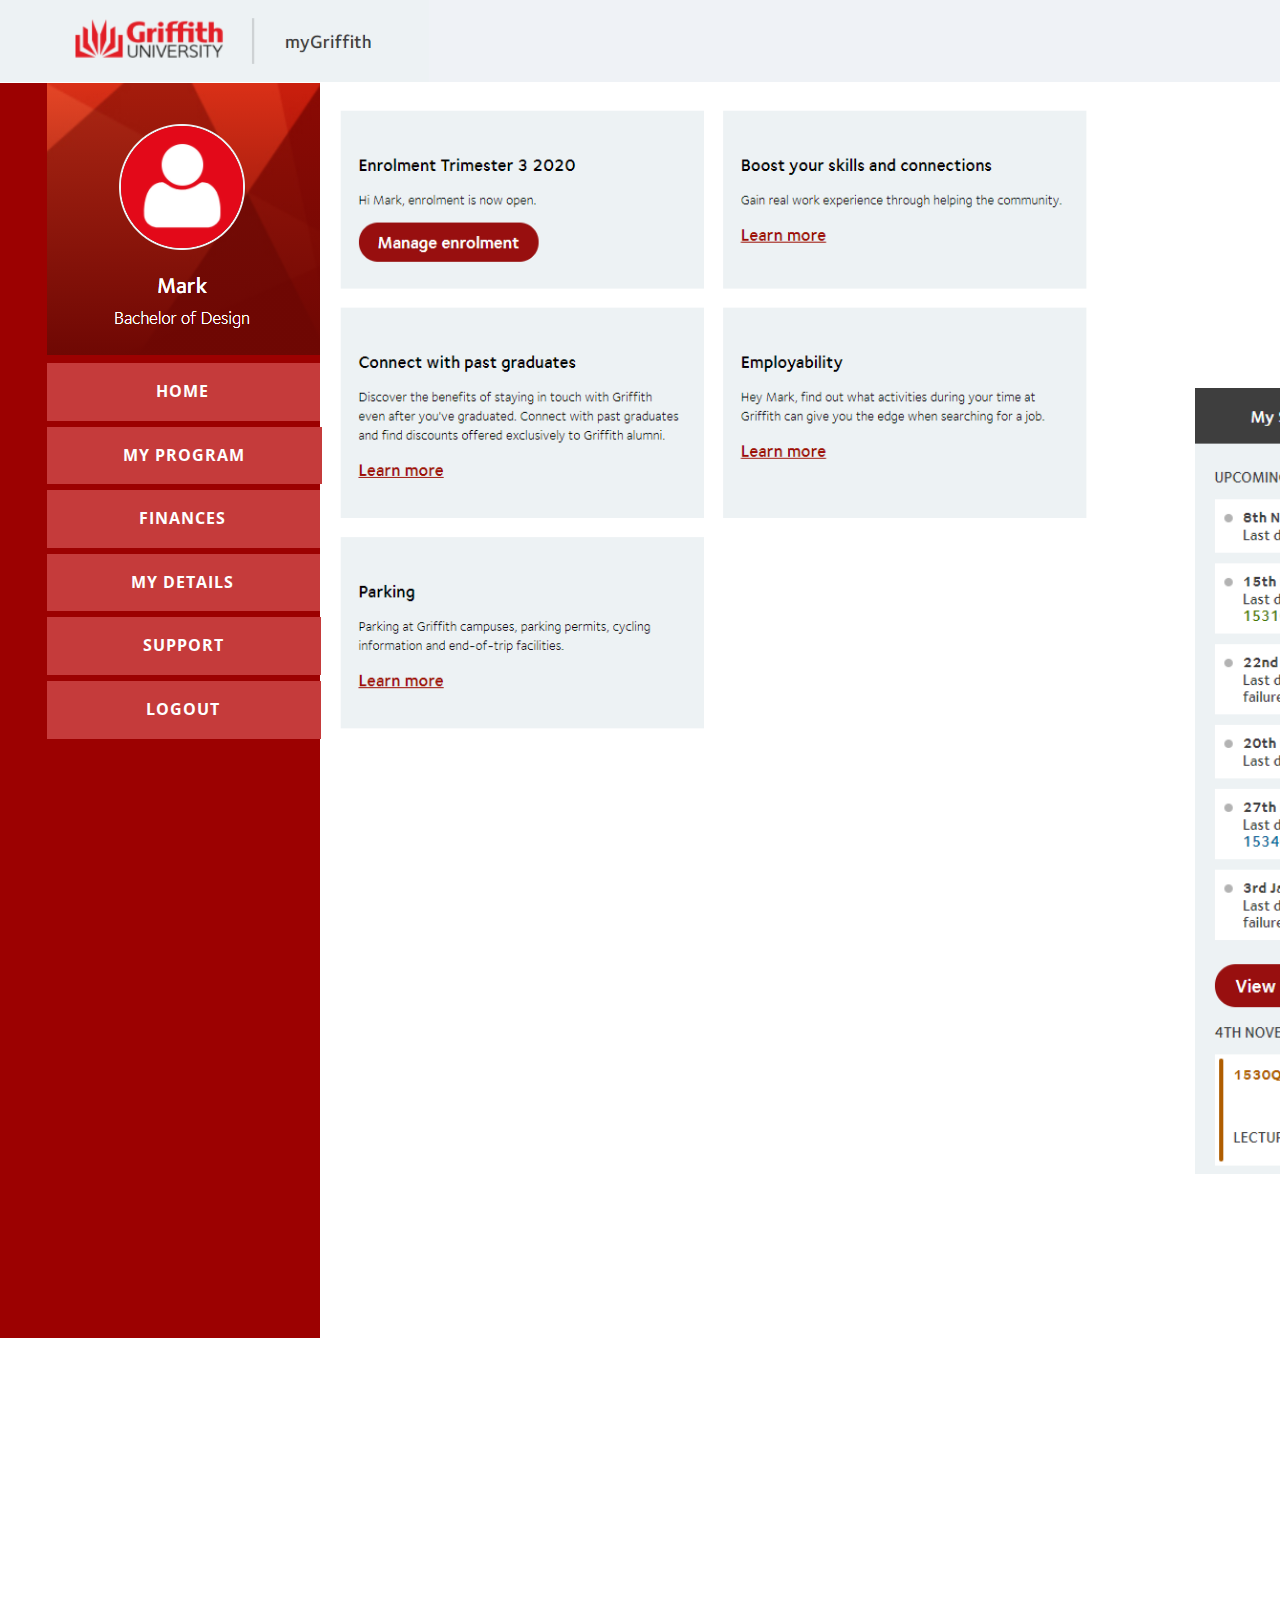
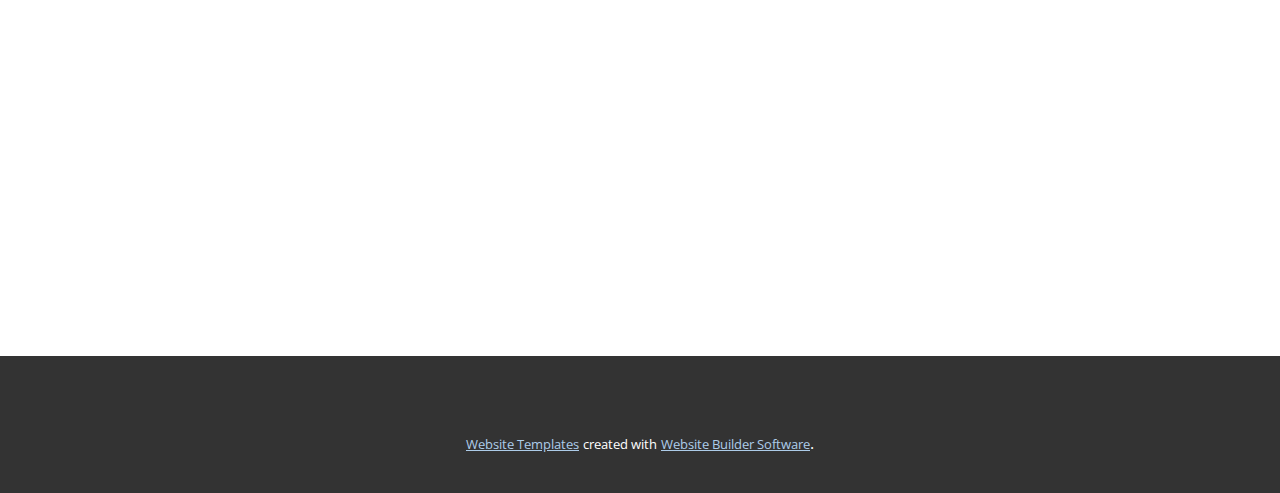
<file: index.html>
<!DOCTYPE html>
<html style="font-size: 16px;">
  <head>
    <meta name="viewport" content="width=device-width, initial-scale=1.0">
    <meta charset="utf-8">
    <meta name="keywords" content="">
    <meta name="description" content="">
    <meta name="page_type" content="np-template-header-footer-from-plugin">
    <title>Home</title>
    <link rel="stylesheet" href="nicepage.css" media="screen">
<link rel="stylesheet" href="Home.css" media="screen">
    <script class="u-script" type="text/javascript" src="jquery.js" defer=""></script>
    <script class="u-script" type="text/javascript" src="nicepage.js" defer=""></script>
    <meta name="generator" content="Nicepage 2.29.3, nicepage.com">
    <link id="u-theme-google-font" rel="stylesheet" href="https://fonts.googleapis.com/css?family=Roboto:100,100i,300,300i,400,400i,500,500i,700,700i,900,900i|Open+Sans:300,300i,400,400i,600,600i,700,700i,800,800i">
    
    
    <script type="application/ld+json">{
		"@context": "http://schema.org",
		"@type": "Organization",
		"name": "",
		"url": "index.html",
		"logo": "images/image370.png"
}</script>
    <meta property="og:title" content="Home">
    <meta property="og:type" content="website">
    <meta name="theme-color" content="#478ac9">
    <link rel="canonical" href="index.html">
    <meta property="og:url" content="index.html">
  </head>
  <body data-home-page="Home.html" data-home-page-title="Home" class="u-body"><header class="u-clearfix u-custom-color-2 u-header u-valign-middle u-header" id="sec-ec0b"><a href="https://nicepage.com" class="u-image u-logo u-image-1">
        <img src="images/image370.png" class="u-logo-image u-logo-image-1" data-image-width="428.8005">
      </a></header>
    <section class="u-clearfix u-section-1" id="sec-7362">
      <div class="u-clearfix u-sheet u-sheet-1">
        <img src="images/timetable.PNG" alt="" class="u-image u-image-default u-image-1" data-image-width="395" data-image-height="749">
        <img src="images/web.PNG" alt="" class="u-image u-image-default u-image-2" data-image-width="794" data-image-height="660">
        <div class="u-container-style u-custom-color-3 u-group u-shape-rectangle u-group-1">
          <div class="u-container-layout u-container-layout-1">
            <img src="images/image354.png" alt="" class="u-image u-image-default u-image-3" data-image-width="273" data-image-height="272">
            <a href="Home.html" class="u-btn u-button-style u-custom-color-4 u-expanded-width u-hover-custom-color-3 u-btn-1">Home</a>
            <a href="My-Programs.html" class="u-btn u-button-style u-custom-color-4 u-expanded-width u-hover-custom-color-3 u-btn-2">My Program</a>
            <a href="Finances.html" class="u-btn u-button-style u-custom-color-4 u-expanded-width u-hover-custom-color-3 u-btn-3">Finances</a>
            <a href="My-Details.html" class="u-btn u-button-style u-custom-color-4 u-expanded-width u-hover-custom-color-3 u-btn-4">My Details</a>
            <a href="https://nicepage.com" class="u-btn u-button-style u-custom-color-4 u-expanded-width u-hover-custom-color-3 u-btn-5">Support</a>
            <a href="Logout.html" class="u-btn u-button-style u-custom-color-4 u-expanded-width u-hover-custom-color-3 u-btn-6">Logout</a>
            <div class="u-custom-color-3 u-expanded-height u-shape u-shape-rectangle u-shape-1"></div>
          </div>
        </div>
      </div>
    </section>
    
    
    <footer class="u-align-left u-clearfix u-footer u-grey-80 u-footer" id="sec-42a9"><div class="u-clearfix u-sheet u-sheet-1"></div></footer>
    <section class="u-backlink u-clearfix u-grey-80">
      <a class="u-link" href="https://nicepage.com/website-templates" target="_blank">
        <span>Website Templates</span>
      </a>
      <p class="u-text">
        <span>created with</span>
      </p>
      <a class="u-link" href="https://nicepage.com/" target="_blank">
        <span>Website Builder Software</span>
      </a>. 
    </section>
  </body>
</html>
</file>
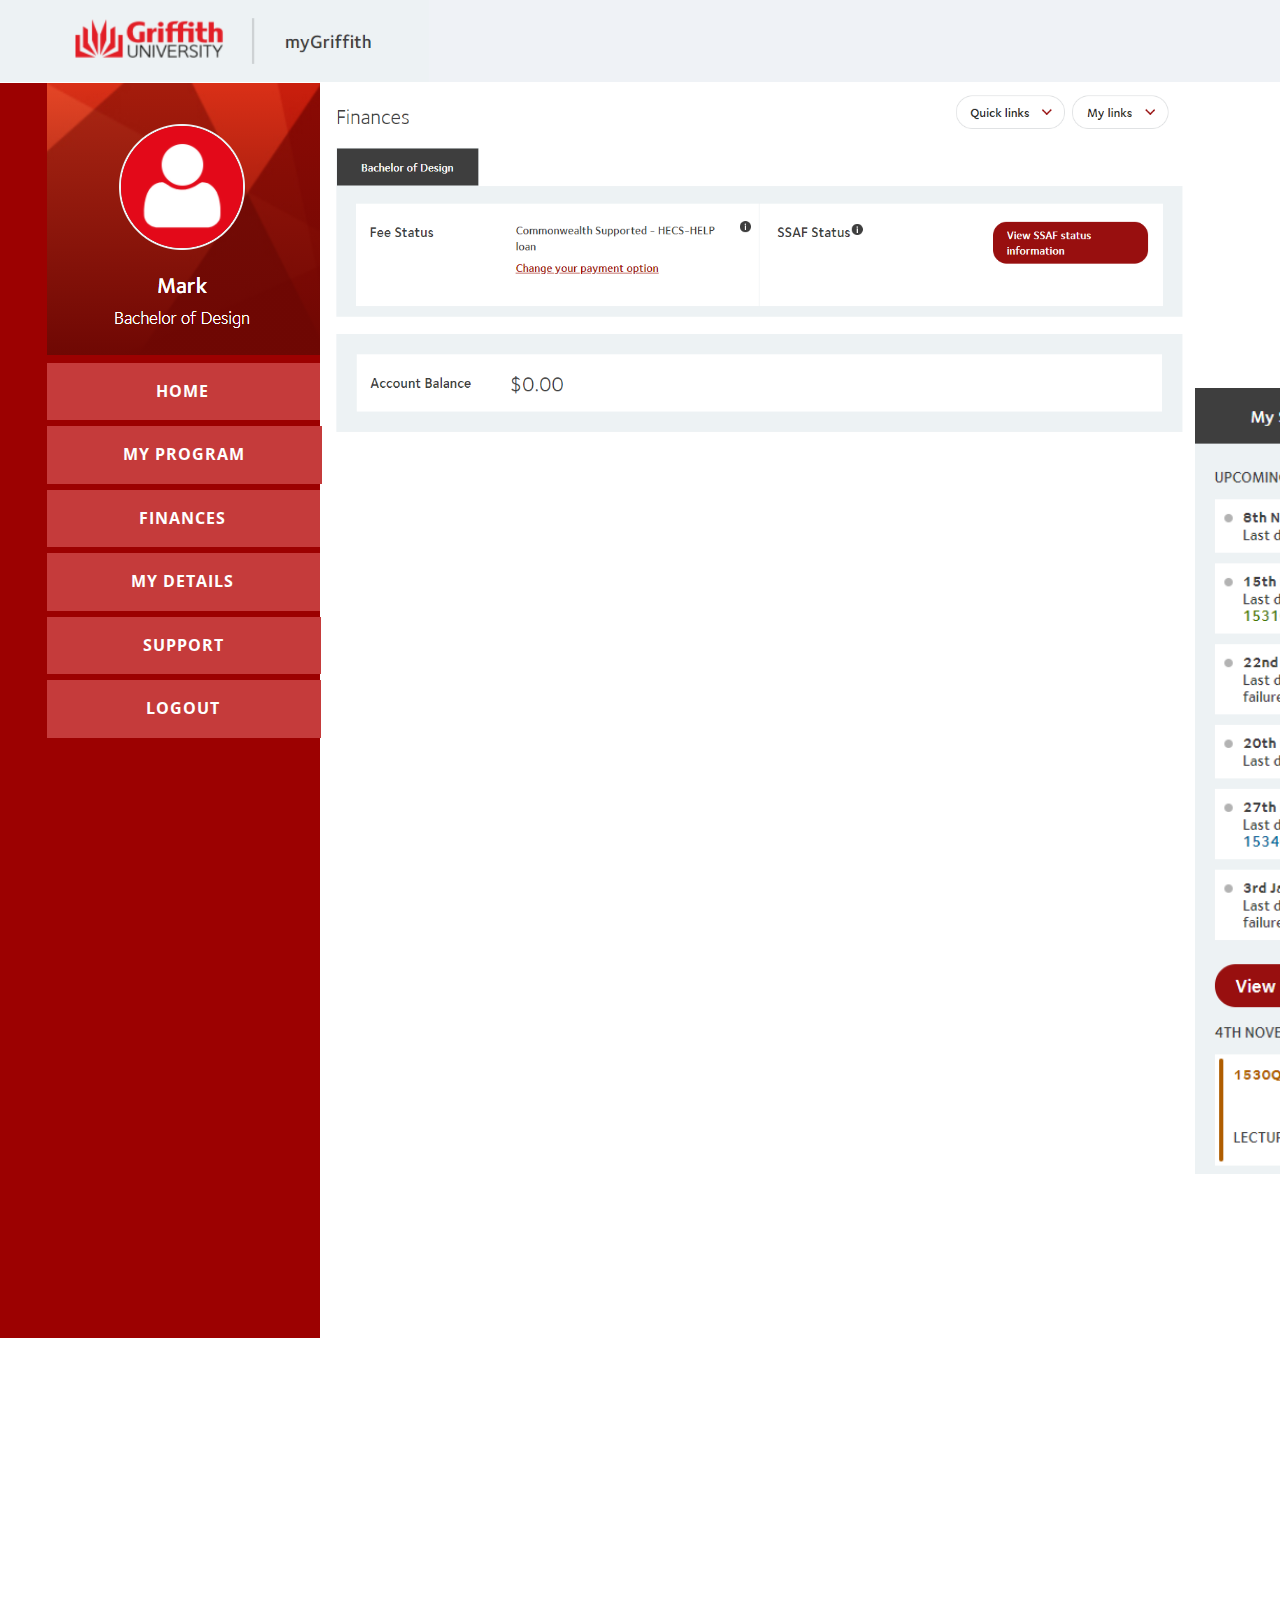
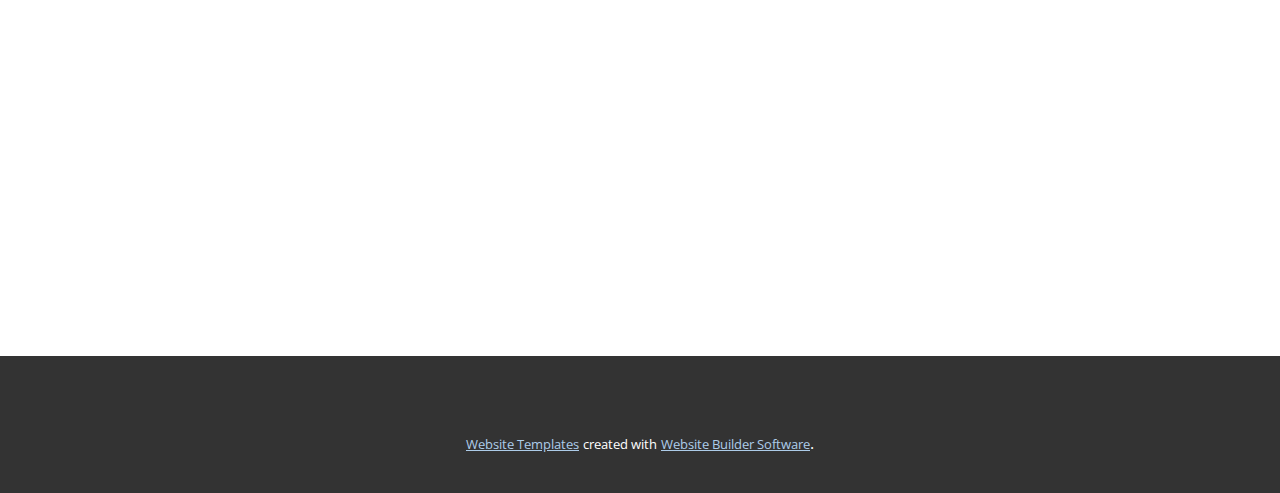
<file: Finances.html>
<!DOCTYPE html>
<html style="font-size: 16px;">
  <head>
    <meta name="viewport" content="width=device-width, initial-scale=1.0">
    <meta charset="utf-8">
    <meta name="keywords" content="">
    <meta name="description" content="">
    <meta name="page_type" content="np-template-header-footer-from-plugin">
    <title>Finances</title>
    <link rel="stylesheet" href="nicepage.css" media="screen">
<link rel="stylesheet" href="Finances.css" media="screen">
    <script class="u-script" type="text/javascript" src="jquery.js" defer=""></script>
    <script class="u-script" type="text/javascript" src="nicepage.js" defer=""></script>
    <meta name="generator" content="Nicepage 2.29.3, nicepage.com">
    <link id="u-theme-google-font" rel="stylesheet" href="https://fonts.googleapis.com/css?family=Roboto:100,100i,300,300i,400,400i,500,500i,700,700i,900,900i|Open+Sans:300,300i,400,400i,600,600i,700,700i,800,800i">
    
    
    <script type="application/ld+json">{
		"@context": "http://schema.org",
		"@type": "Organization",
		"name": "",
		"url": "index.html",
		"logo": "images/image370.png"
}</script>
    <meta property="og:title" content="Finances">
    <meta property="og:type" content="website">
    <meta name="theme-color" content="#478ac9">
    <link rel="canonical" href="index.html">
    <meta property="og:url" content="index.html">
  </head>
  <body class="u-body"><header class="u-clearfix u-custom-color-2 u-header u-valign-middle u-header" id="sec-ec0b"><a href="https://nicepage.com" class="u-image u-logo u-image-1">
        <img src="images/image370.png" class="u-logo-image u-logo-image-1" data-image-width="428.8005">
      </a></header>
    <section class="u-clearfix u-section-1" id="sec-7362">
      <div class="u-clearfix u-sheet u-valign-middle u-sheet-1">
        <img src="images/timetable.PNG" alt="" class="u-image u-image-default u-image-1" data-image-width="395" data-image-height="749">
        <div class="u-container-style u-custom-color-3 u-group u-shape-rectangle u-group-1">
          <div class="u-container-layout u-container-layout-1">
            <img src="images/image354.png" alt="" class="u-image u-image-default u-image-2" data-image-width="273" data-image-height="272">
            <a href="Home.html" class="u-btn u-button-style u-custom-color-4 u-expanded-width u-hover-custom-color-3 u-btn-1">Home</a>
            <a href="My-Programs.html" class="u-btn u-button-style u-custom-color-4 u-expanded-width u-hover-custom-color-3 u-btn-2">My Program</a>
            <a href="Finances.html" class="u-btn u-button-style u-custom-color-4 u-expanded-width u-hover-custom-color-3 u-btn-3">Finances</a>
            <a href="My-Details.html" class="u-btn u-button-style u-custom-color-4 u-expanded-width u-hover-custom-color-3 u-btn-4">My Details</a>
            <a href="https://nicepage.com" class="u-btn u-button-style u-custom-color-4 u-expanded-width u-hover-custom-color-3 u-btn-5">Support</a>
            <a href="Logout.html" class="u-btn u-button-style u-custom-color-4 u-expanded-width u-hover-custom-color-3 u-btn-6">Logout</a>
            <div class="u-custom-color-3 u-expanded-height u-shape u-shape-rectangle u-shape-1"></div>
          </div>
        </div>
        <img src="images/Finances.PNG" alt="" class="u-image u-image-default u-image-3" data-image-width="1240" data-image-height="526">
      </div>
    </section>
    
    
    <footer class="u-align-left u-clearfix u-footer u-grey-80 u-footer" id="sec-42a9"><div class="u-clearfix u-sheet u-sheet-1"></div></footer>
    <section class="u-backlink u-clearfix u-grey-80">
      <a class="u-link" href="https://nicepage.com/website-templates" target="_blank">
        <span>Website Templates</span>
      </a>
      <p class="u-text">
        <span>created with</span>
      </p>
      <a class="u-link" href="https://nicepage.com/" target="_blank">
        <span>Website Builder Software</span>
      </a>. 
    </section>
  </body>
</html>
</file>
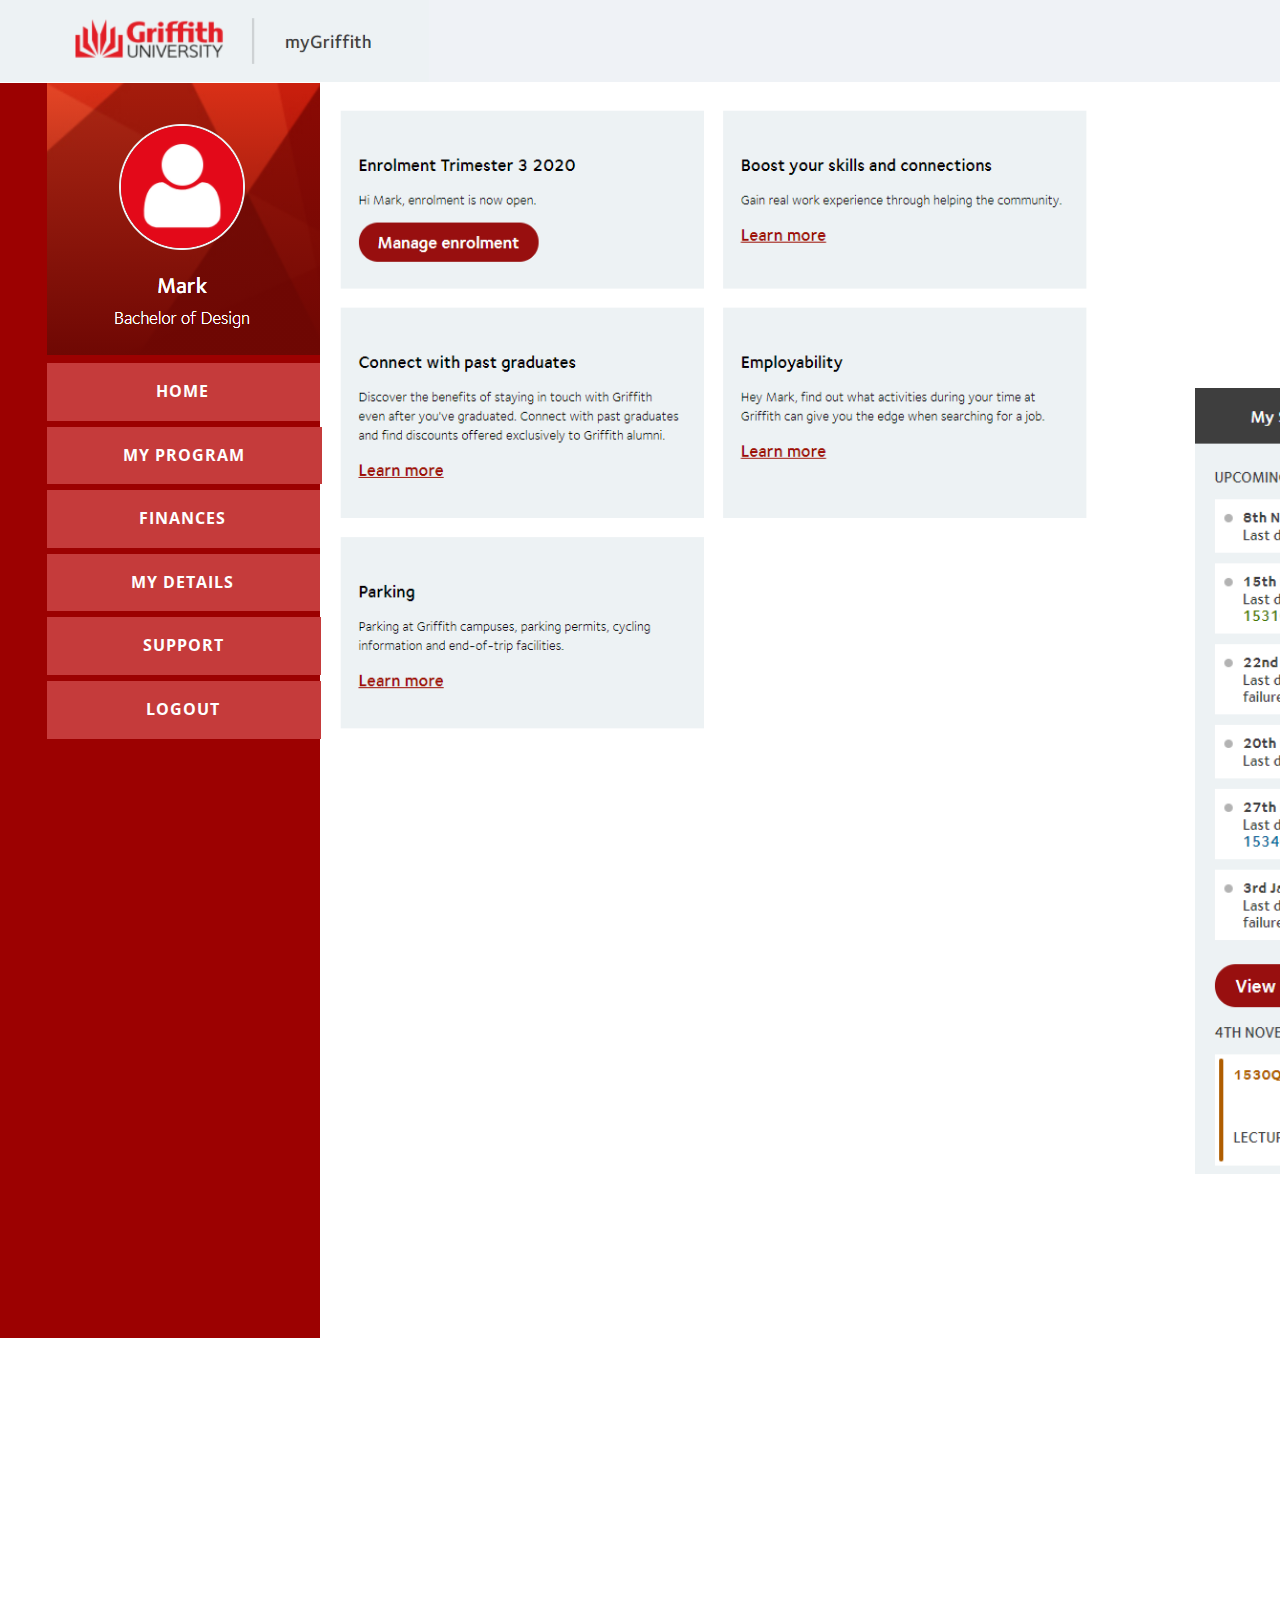
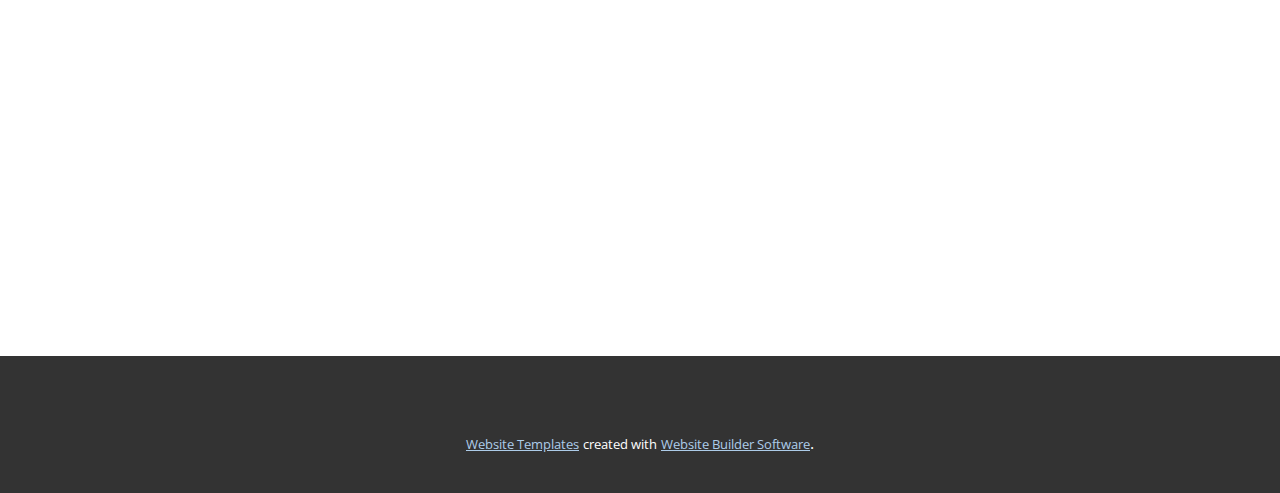
<file: Home.html>
<!DOCTYPE html>
<html style="font-size: 16px;">
  <head>
    <meta name="viewport" content="width=device-width, initial-scale=1.0">
    <meta charset="utf-8">
    <meta name="keywords" content="">
    <meta name="description" content="">
    <meta name="page_type" content="np-template-header-footer-from-plugin">
    <title>Home</title>
    <link rel="stylesheet" href="nicepage.css" media="screen">
<link rel="stylesheet" href="Home.css" media="screen">
    <script class="u-script" type="text/javascript" src="jquery.js" defer=""></script>
    <script class="u-script" type="text/javascript" src="nicepage.js" defer=""></script>
    <meta name="generator" content="Nicepage 2.29.3, nicepage.com">
    <link id="u-theme-google-font" rel="stylesheet" href="https://fonts.googleapis.com/css?family=Roboto:100,100i,300,300i,400,400i,500,500i,700,700i,900,900i|Open+Sans:300,300i,400,400i,600,600i,700,700i,800,800i">
    
    
    <script type="application/ld+json">{
		"@context": "http://schema.org",
		"@type": "Organization",
		"name": "",
		"url": "index.html",
		"logo": "images/image370.png"
}</script>
    <meta property="og:title" content="Home">
    <meta property="og:type" content="website">
    <meta name="theme-color" content="#478ac9">
    <link rel="canonical" href="index.html">
    <meta property="og:url" content="index.html">
  </head>
  <body class="u-body"><header class="u-clearfix u-custom-color-2 u-header u-valign-middle u-header" id="sec-ec0b"><a href="https://nicepage.com" class="u-image u-logo u-image-1">
        <img src="images/image370.png" class="u-logo-image u-logo-image-1" data-image-width="428.8005">
      </a></header>
    <section class="u-clearfix u-section-1" id="sec-7362">
      <div class="u-clearfix u-sheet u-sheet-1">
        <img src="images/timetable.PNG" alt="" class="u-image u-image-default u-image-1" data-image-width="395" data-image-height="749">
        <img src="images/web.PNG" alt="" class="u-image u-image-default u-image-2" data-image-width="794" data-image-height="660">
        <div class="u-container-style u-custom-color-3 u-group u-shape-rectangle u-group-1">
          <div class="u-container-layout u-container-layout-1">
            <img src="images/image354.png" alt="" class="u-image u-image-default u-image-3" data-image-width="273" data-image-height="272">
            <a href="Home.html" class="u-btn u-button-style u-custom-color-4 u-expanded-width u-hover-custom-color-3 u-btn-1">Home</a>
            <a href="My-Programs.html" class="u-btn u-button-style u-custom-color-4 u-expanded-width u-hover-custom-color-3 u-btn-2">My Program</a>
            <a href="Finances.html" class="u-btn u-button-style u-custom-color-4 u-expanded-width u-hover-custom-color-3 u-btn-3">Finances</a>
            <a href="My-Details.html" class="u-btn u-button-style u-custom-color-4 u-expanded-width u-hover-custom-color-3 u-btn-4">My Details</a>
            <a href="https://nicepage.com" class="u-btn u-button-style u-custom-color-4 u-expanded-width u-hover-custom-color-3 u-btn-5">Support</a>
            <a href="Logout.html" class="u-btn u-button-style u-custom-color-4 u-expanded-width u-hover-custom-color-3 u-btn-6">Logout</a>
            <div class="u-custom-color-3 u-expanded-height u-shape u-shape-rectangle u-shape-1"></div>
          </div>
        </div>
      </div>
    </section>
    
    
    <footer class="u-align-left u-clearfix u-footer u-grey-80 u-footer" id="sec-42a9"><div class="u-clearfix u-sheet u-sheet-1"></div></footer>
    <section class="u-backlink u-clearfix u-grey-80">
      <a class="u-link" href="https://nicepage.com/website-templates" target="_blank">
        <span>Website Templates</span>
      </a>
      <p class="u-text">
        <span>created with</span>
      </p>
      <a class="u-link" href="https://nicepage.com/" target="_blank">
        <span>Website Builder Software</span>
      </a>. 
    </section>
  </body>
</html>
</file>
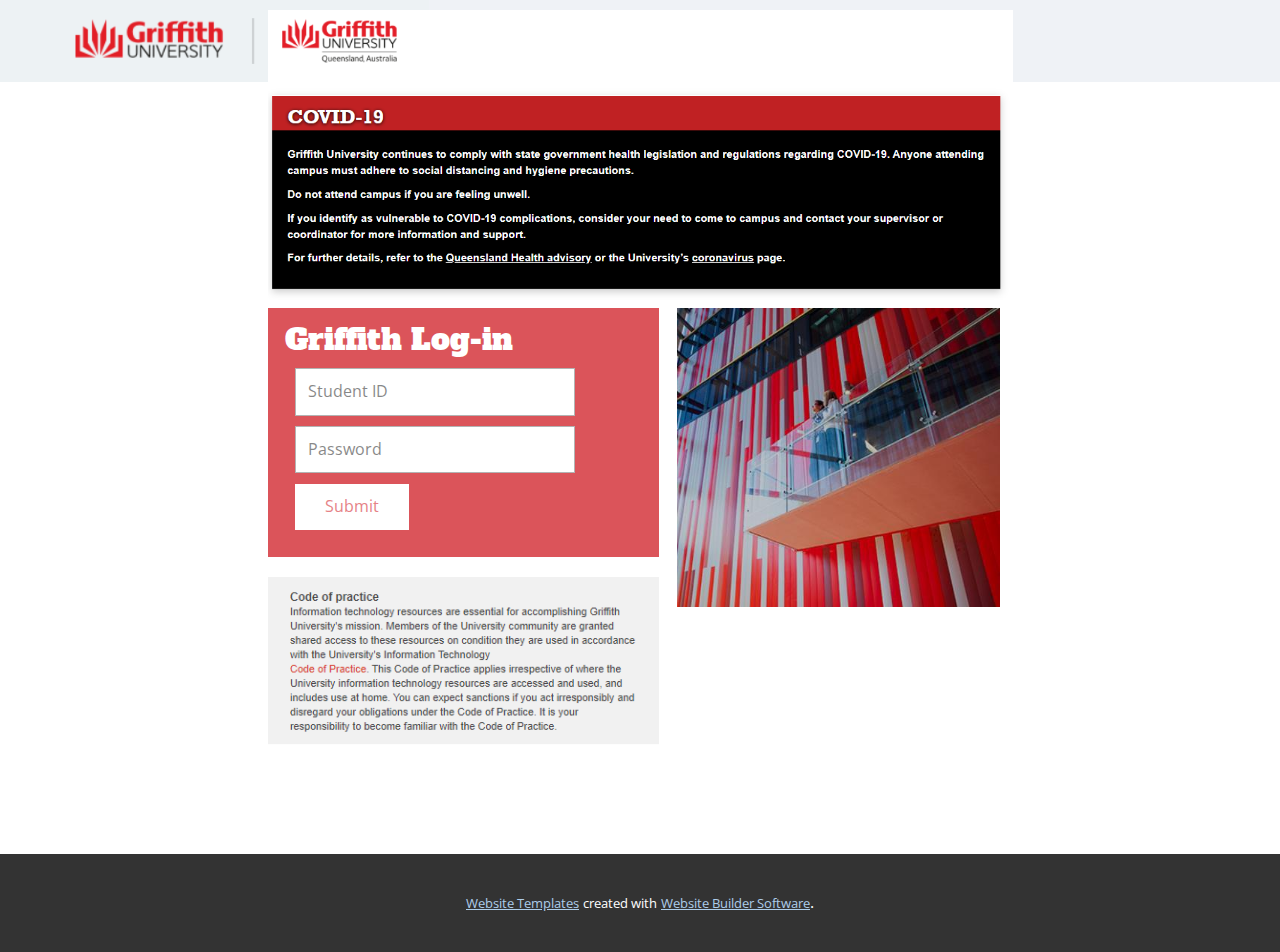
<file: Login.html>
<!DOCTYPE html>
<html style="font-size: 16px;">
  <head>
    <meta name="viewport" content="width=device-width, initial-scale=1.0">
    <meta charset="utf-8">
    <meta name="keywords" content="">
    <meta name="description" content="">
    <meta name="page_type" content="np-template-header-footer-from-plugin">
    <title>Login</title>
    <link rel="stylesheet" href="nicepage.css" media="screen">
<link rel="stylesheet" href="Login.css" media="screen">
    <script class="u-script" type="text/javascript" src="jquery.js" defer=""></script>
    <script class="u-script" type="text/javascript" src="nicepage.js" defer=""></script>
    <meta name="generator" content="Nicepage 2.29.3, nicepage.com">
    <link id="u-theme-google-font" rel="stylesheet" href="https://fonts.googleapis.com/css?family=Roboto:100,100i,300,300i,400,400i,500,500i,700,700i,900,900i|Open+Sans:300,300i,400,400i,600,600i,700,700i,800,800i">
    <link id="u-page-google-font" rel="stylesheet" href="https://fonts.googleapis.com/css?family=Alfa+Slab+One:400">
    
    
    <script type="application/ld+json">{
		"@context": "http://schema.org",
		"@type": "Organization",
		"name": "",
		"url": "index.html",
		"logo": "images/image370.png"
}</script>
    <meta property="og:title" content="Login">
    <meta property="og:type" content="website">
    <meta name="theme-color" content="#478ac9">
    <link rel="canonical" href="index.html">
    <meta property="og:url" content="index.html">
  </head>
  <body class="u-body"><header class="u-clearfix u-custom-color-2 u-header u-valign-middle u-header" id="sec-ec0b"><a href="https://nicepage.com" class="u-image u-logo u-image-1">
        <img src="images/image370.png" class="u-logo-image u-logo-image-1" data-image-width="428.8005">
      </a></header>
    <section class="u-clearfix u-section-1" id="sec-5bde">
      <div class="u-clearfix u-sheet u-sheet-1">
        <img src="images/image1175.png" alt="" class="u-image u-image-default u-image-1" data-image-width="1058" data-image-height="412" data-href="Home.html">
        <img src="images/image1177.jpg" alt="" class="u-image u-image-default u-image-2" data-image-width="431" data-image-height="399">
        <div class="u-container-style u-group u-palette-2-base u-shape-rectangle u-group-1">
          <div class="u-container-layout u-container-layout-1">
            <h3 class="u-custom-font u-text u-text-default u-text-1">Griffith Log-in</h3>
            <div class="u-form u-form-1">
              <form action="#" method="POST" class="u-clearfix u-form-spacing-10 u-form-vertical u-inner-form" style="padding: 10px" source="custom" name="form">
                <div class="u-form-group u-form-name u-form-group-1">
                  <label for="name-4df7" class="u-form-control-hidden u-label">Name</label>
                  <input type="text" placeholder="Student ID" id="name-4df7" name="name" class="u-border-1 u-border-grey-30 u-input u-input-rectangle u-white" required="">
                </div>
                <div class="u-form-email u-form-group u-form-group-2">
                  <label for="email-4df7" class="u-form-control-hidden u-label"></label>
                  <input type="email" placeholder="Password" id="email-4df7" name="email" class="u-border-1 u-border-grey-30 u-input u-input-rectangle u-white" required="">
                </div>
                <div class="u-align-left u-form-group u-form-submit u-form-group-3">
                  <a href="#" class="u-btn u-btn-submit u-button-style u-text-palette-2-light-1 u-white u-btn-1">Submit</a>
                  <input type="submit" value="submit" class="u-form-control-hidden">
                </div>
                <div class="u-form-send-message u-form-send-success"> Thank you! Your message has been sent. </div>
                <div class="u-form-send-error u-form-send-message"> Unable to send your message. Please fix errors then try again. </div>
                <input type="hidden" value="" name="recaptchaResponse">
              </form>
            </div>
          </div>
        </div>
        <img src="images/image1183.png" alt="" class="u-image u-image-default u-image-3" data-image-width="409" data-image-height="177">
      </div>
    </section>
    
    
    
    <section class="u-backlink u-clearfix u-grey-80">
      <a class="u-link" href="https://nicepage.com/website-templates" target="_blank">
        <span>Website Templates</span>
      </a>
      <p class="u-text">
        <span>created with</span>
      </p>
      <a class="u-link" href="https://nicepage.com/" target="_blank">
        <span>Website Builder Software</span>
      </a>. 
    </section>
  </body>
</html>
</file>
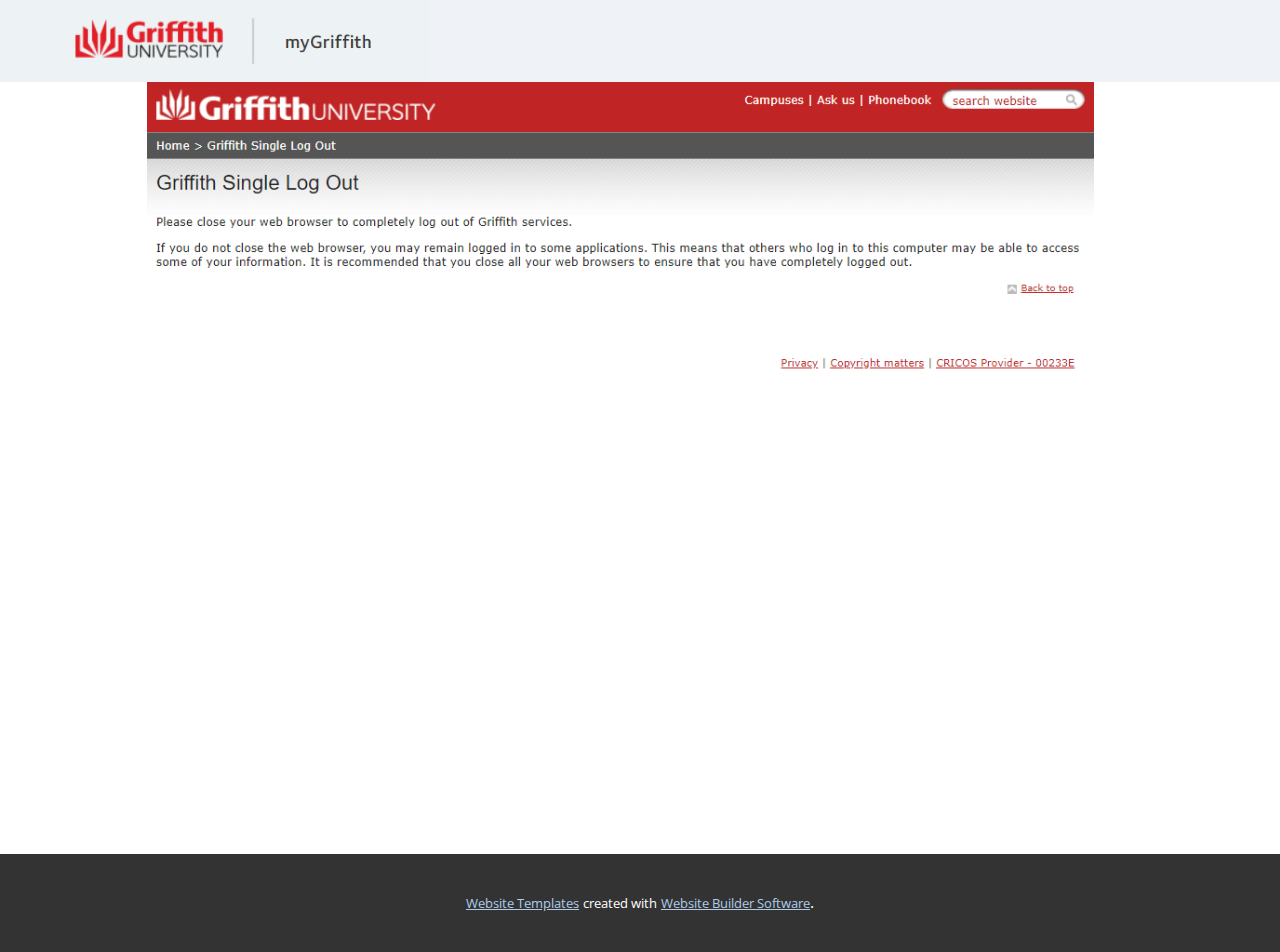
<file: Logout.html>
<!DOCTYPE html>
<html style="font-size: 16px;">
  <head>
    <meta name="viewport" content="width=device-width, initial-scale=1.0">
    <meta charset="utf-8">
    <meta name="keywords" content="">
    <meta name="description" content="">
    <meta name="page_type" content="np-template-header-footer-from-plugin">
    <title>Logout</title>
    <link rel="stylesheet" href="nicepage.css" media="screen">
<link rel="stylesheet" href="Logout.css" media="screen">
    <script class="u-script" type="text/javascript" src="jquery.js" defer=""></script>
    <script class="u-script" type="text/javascript" src="nicepage.js" defer=""></script>
    <meta name="generator" content="Nicepage 2.29.3, nicepage.com">
    <link id="u-theme-google-font" rel="stylesheet" href="https://fonts.googleapis.com/css?family=Roboto:100,100i,300,300i,400,400i,500,500i,700,700i,900,900i|Open+Sans:300,300i,400,400i,600,600i,700,700i,800,800i">
    
    
    <script type="application/ld+json">{
		"@context": "http://schema.org",
		"@type": "Organization",
		"name": "",
		"url": "index.html",
		"logo": "images/image370.png"
}</script>
    <meta property="og:title" content="Logout">
    <meta property="og:type" content="website">
    <meta name="theme-color" content="#478ac9">
    <link rel="canonical" href="index.html">
    <meta property="og:url" content="index.html">
  </head>
  <body class="u-body"><header class="u-clearfix u-custom-color-2 u-header u-valign-middle u-header" id="sec-ec0b"><a href="https://nicepage.com" class="u-image u-logo u-image-1">
        <img src="images/image370.png" class="u-logo-image u-logo-image-1" data-image-width="428.8005">
      </a></header>
    <section class="u-align-left u-clearfix u-section-1" id="sec-5bde">
      <div class="u-clearfix u-sheet u-sheet-1">
        <img src="images/image770.png" alt="" class="u-image u-image-default u-image-1" data-image-width="1018" data-image-height="331">
      </div>
    </section>
    
    
    
    <section class="u-backlink u-clearfix u-grey-80">
      <a class="u-link" href="https://nicepage.com/website-templates" target="_blank">
        <span>Website Templates</span>
      </a>
      <p class="u-text">
        <span>created with</span>
      </p>
      <a class="u-link" href="https://nicepage.com/" target="_blank">
        <span>Website Builder Software</span>
      </a>. 
    </section>
  </body>
</html>
</file>
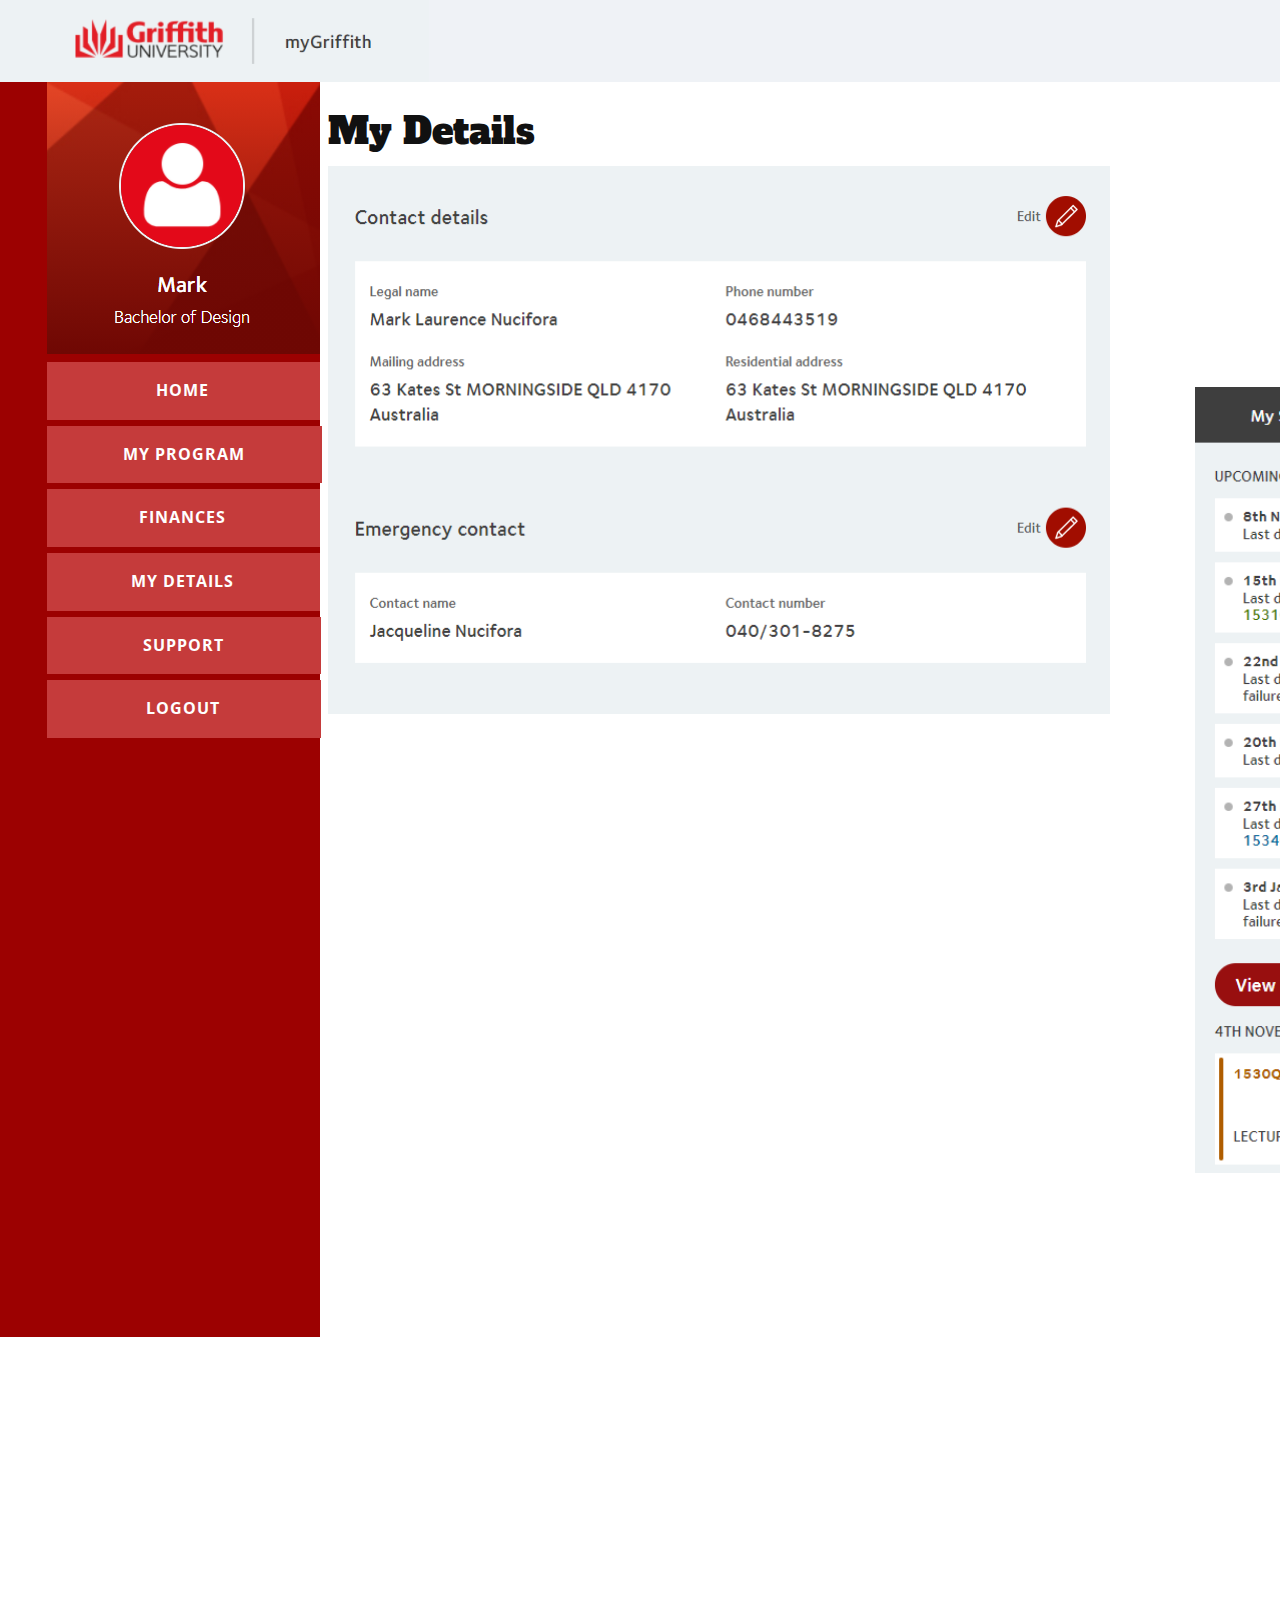
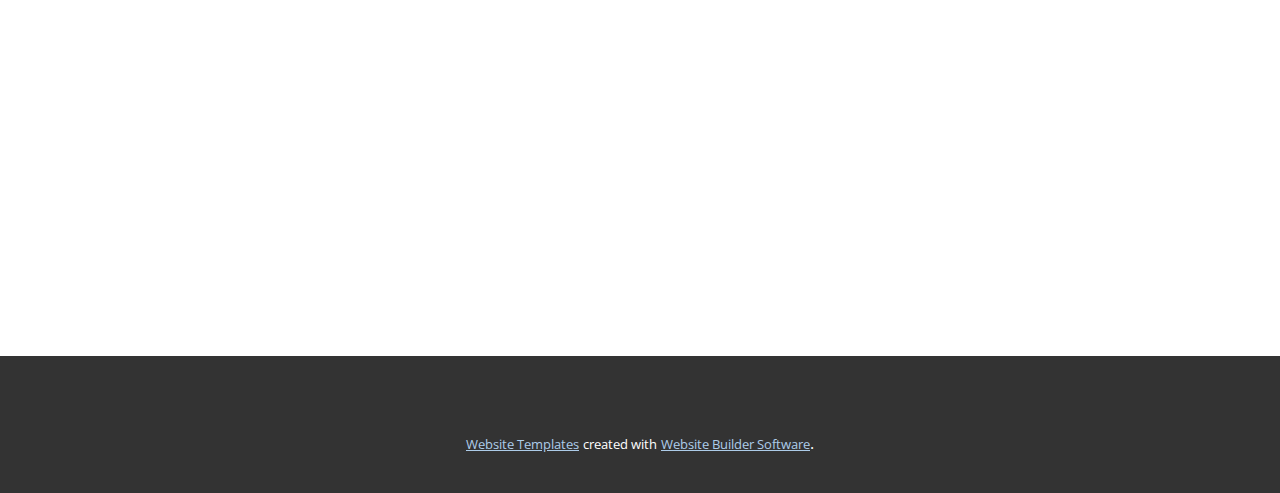
<file: My-Details.html>
<!DOCTYPE html>
<html style="font-size: 16px;">
  <head>
    <meta name="viewport" content="width=device-width, initial-scale=1.0">
    <meta charset="utf-8">
    <meta name="keywords" content="My Details">
    <meta name="description" content="">
    <meta name="page_type" content="np-template-header-footer-from-plugin">
    <title>My Details</title>
    <link rel="stylesheet" href="nicepage.css" media="screen">
<link rel="stylesheet" href="My-Details.css" media="screen">
    <script class="u-script" type="text/javascript" src="jquery.js" defer=""></script>
    <script class="u-script" type="text/javascript" src="nicepage.js" defer=""></script>
    <meta name="generator" content="Nicepage 2.29.3, nicepage.com">
    <link id="u-theme-google-font" rel="stylesheet" href="https://fonts.googleapis.com/css?family=Roboto:100,100i,300,300i,400,400i,500,500i,700,700i,900,900i|Open+Sans:300,300i,400,400i,600,600i,700,700i,800,800i">
    <link id="u-page-google-font" rel="stylesheet" href="https://fonts.googleapis.com/css?family=Alfa+Slab+One:400">
    
    
    <script type="application/ld+json">{
		"@context": "http://schema.org",
		"@type": "Organization",
		"name": "",
		"url": "index.html",
		"logo": "images/image370.png"
}</script>
    <meta property="og:title" content="My Details">
    <meta property="og:type" content="website">
    <meta name="theme-color" content="#478ac9">
    <link rel="canonical" href="index.html">
    <meta property="og:url" content="index.html">
  </head>
  <body class="u-body"><header class="u-clearfix u-custom-color-2 u-header u-valign-middle u-header" id="sec-ec0b"><a href="https://nicepage.com" class="u-image u-logo u-image-1">
        <img src="images/image370.png" class="u-logo-image u-logo-image-1" data-image-width="428.8005">
      </a></header>
    <section class="u-clearfix u-section-1" id="sec-7362">
      <div class="u-clearfix u-sheet u-valign-middle u-sheet-1">
        <img src="images/timetable.PNG" alt="" class="u-image u-image-default u-image-1" data-image-width="395" data-image-height="749">
        <div class="u-container-style u-custom-color-3 u-group u-shape-rectangle u-group-1">
          <div class="u-container-layout u-container-layout-1">
            <img src="images/image354.png" alt="" class="u-image u-image-default u-image-2" data-image-width="273" data-image-height="272">
            <a href="Home.html" class="u-btn u-button-style u-custom-color-4 u-expanded-width u-hover-custom-color-3 u-btn-1">Home</a>
            <a href="My-Programs.html" class="u-btn u-button-style u-custom-color-4 u-expanded-width u-hover-custom-color-3 u-btn-2">My Program</a>
            <a href="Finances.html" class="u-btn u-button-style u-custom-color-4 u-expanded-width u-hover-custom-color-3 u-btn-3">Finances</a>
            <a href="My-Details.html" class="u-btn u-button-style u-custom-color-4 u-expanded-width u-hover-custom-color-3 u-btn-4">My Details</a>
            <a href="https://nicepage.com" class="u-btn u-button-style u-custom-color-4 u-expanded-width u-hover-custom-color-3 u-btn-5">Support</a>
            <a href="Logout.html" class="u-btn u-button-style u-custom-color-4 u-expanded-width u-hover-custom-color-3 u-btn-6">Logout</a>
            <div class="u-custom-color-3 u-expanded-height u-shape u-shape-rectangle u-shape-1"></div>
          </div>
        </div>
        <img src="images/image2001.png" alt="" class="u-image u-image-default u-image-3" data-image-width="781" data-image-height="547">
        <h2 class="u-custom-font u-text u-text-default u-text-1">My Details</h2>
      </div>
    </section>
    
    
    <footer class="u-align-left u-clearfix u-footer u-grey-80 u-footer" id="sec-42a9"><div class="u-clearfix u-sheet u-sheet-1"></div></footer>
    <section class="u-backlink u-clearfix u-grey-80">
      <a class="u-link" href="https://nicepage.com/website-templates" target="_blank">
        <span>Website Templates</span>
      </a>
      <p class="u-text">
        <span>created with</span>
      </p>
      <a class="u-link" href="https://nicepage.com/" target="_blank">
        <span>Website Builder Software</span>
      </a>. 
    </section>
  </body>
</html>
</file>
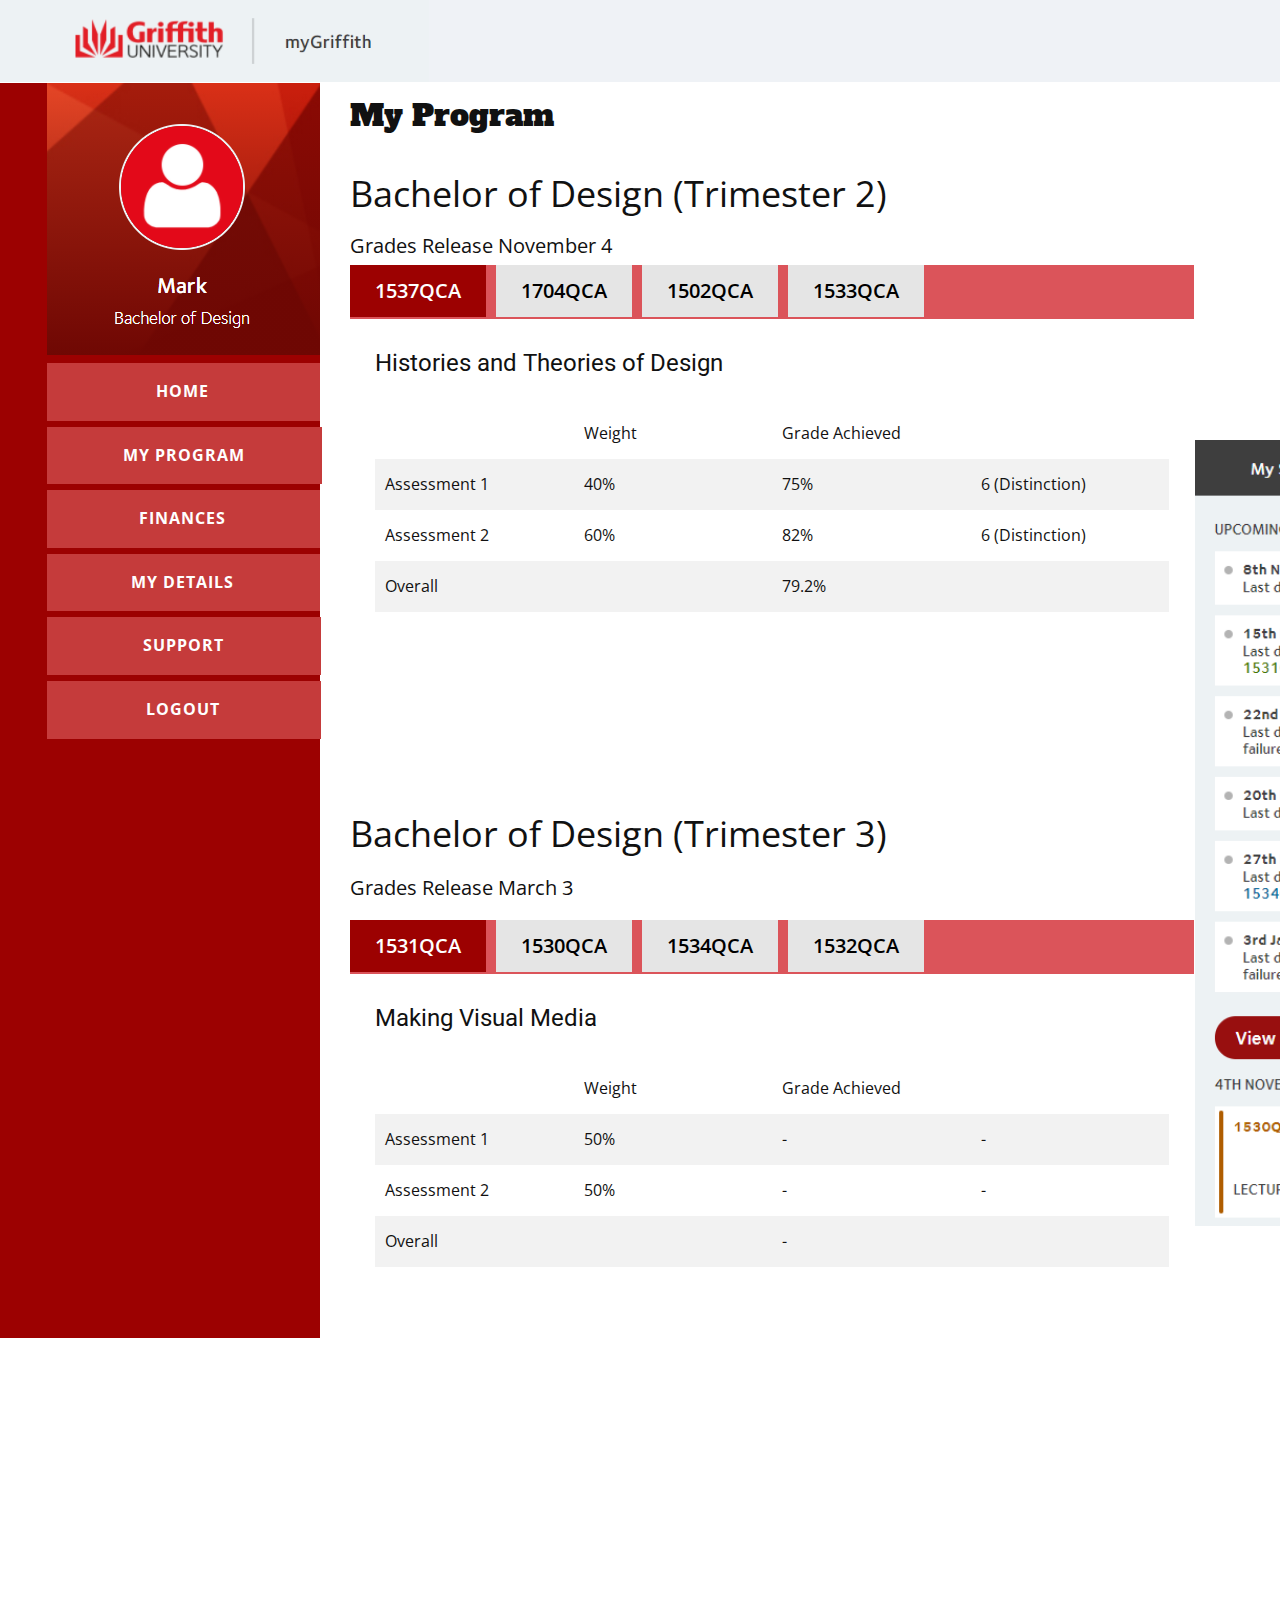
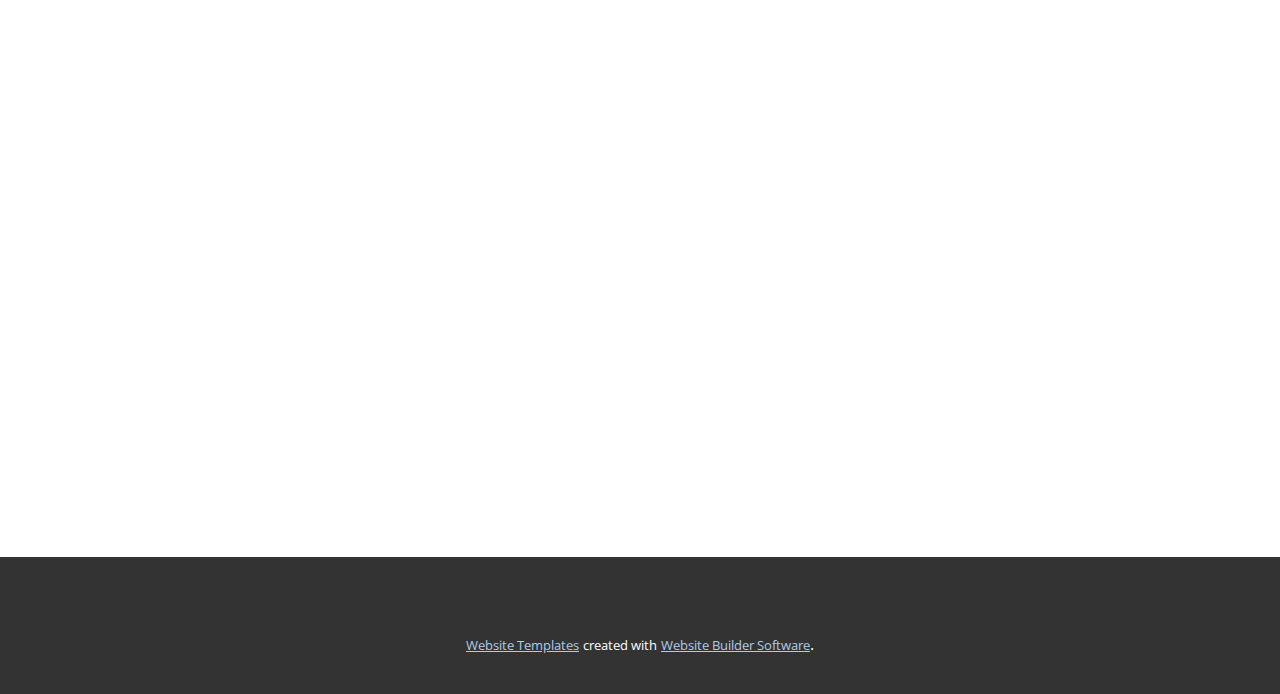
<file: My-Programs.html>
<!DOCTYPE html>
<html style="font-size: 16px;">
  <head>
    <meta name="viewport" content="width=device-width, initial-scale=1.0">
    <meta charset="utf-8">
    <meta name="keywords" content="Bachelor of Design (Trimester 2), Bachelor of Design (Trimester 3)">
    <meta name="description" content="">
    <meta name="page_type" content="np-template-header-footer-from-plugin">
    <title>My Programs</title>
    <link rel="stylesheet" href="nicepage.css" media="screen">
<link rel="stylesheet" href="My-Programs.css" media="screen">
    <script class="u-script" type="text/javascript" src="jquery.js" defer=""></script>
    <script class="u-script" type="text/javascript" src="nicepage.js" defer=""></script>
    <meta name="generator" content="Nicepage 2.29.3, nicepage.com">
    <link id="u-theme-google-font" rel="stylesheet" href="https://fonts.googleapis.com/css?family=Roboto:100,100i,300,300i,400,400i,500,500i,700,700i,900,900i|Open+Sans:300,300i,400,400i,600,600i,700,700i,800,800i">
    <link id="u-page-google-font" rel="stylesheet" href="https://fonts.googleapis.com/css?family=Open+Sans:300,300i,400,400i,600,600i,700,700i,800,800i|Alfa+Slab+One:400">
    
    
    <script type="application/ld+json">{
		"@context": "http://schema.org",
		"@type": "Organization",
		"name": "",
		"url": "index.html",
		"logo": "images/image370.png"
}</script>
    <meta property="og:title" content="My Programs">
    <meta property="og:type" content="website">
    <meta name="theme-color" content="#478ac9">
    <link rel="canonical" href="index.html">
    <meta property="og:url" content="index.html">
  </head>
  <body class="u-body"><header class="u-clearfix u-custom-color-2 u-header u-valign-middle u-header" id="sec-ec0b"><a href="https://nicepage.com" class="u-image u-logo u-image-1">
        <img src="images/image370.png" class="u-logo-image u-logo-image-1" data-image-width="428.8005">
      </a></header>
    <section class="u-clearfix u-section-1" id="sec-7362">
      <div class="u-clearfix u-sheet u-sheet-1">
        <div class="u-container-style u-custom-color-3 u-group u-shape-rectangle u-group-1">
          <div class="u-container-layout u-container-layout-1">
            <img src="images/image354.png" alt="" class="u-image u-image-default u-image-1" data-image-width="273" data-image-height="272">
            <a href="Home.html" class="u-btn u-button-style u-custom-color-4 u-expanded-width u-hover-custom-color-3 u-btn-1">Home</a>
            <a href="My-Programs.html" class="u-btn u-button-style u-custom-color-4 u-expanded-width u-hover-custom-color-3 u-btn-2">My Program</a>
            <a href="Finances.html" class="u-btn u-button-style u-custom-color-4 u-expanded-width u-hover-custom-color-3 u-btn-3">Finances</a>
            <a href="My-Details.html" class="u-btn u-button-style u-custom-color-4 u-expanded-width u-hover-custom-color-3 u-btn-4">My Details</a>
            <a href="https://nicepage.com" class="u-btn u-button-style u-custom-color-4 u-expanded-width u-hover-custom-color-3 u-btn-5">Support</a>
            <a href="Logout.html" class="u-btn u-button-style u-custom-color-4 u-expanded-width u-hover-custom-color-3 u-btn-6">Logout</a>
            <div class="u-custom-color-3 u-expanded-height u-shape u-shape-rectangle u-shape-1"></div>
          </div>
        </div>
        <h3 class="u-custom-font u-text u-text-1">My Program</h3>
        <div class="u-tab-links-align-left u-tabs u-tabs-1">
          <ul class="u-border-2 u-border-palette-2-base u-palette-2-base u-spacing-10 u-tab-list u-unstyled u-tab-list-1" role="tablist">
            <li class="u-tab-item" role="presentation">
              <a class="active u-active-custom-color-3 u-button-style u-grey-10 u-tab-link u-text-active-white u-text-black u-tab-link-1" id="link-tab-0da5" href="#tab-0da5" role="tab" aria-controls="tab-0da5" aria-selected="true">1537QCA</a>
            </li>
            <li class="u-tab-item u-tab-item-2" role="presentation">
              <a class="u-active-custom-color-3 u-button-style u-grey-10 u-tab-link u-text-active-white u-text-black u-tab-link-2" id="link-tab-b423" href="#tab-b423" role="tab" aria-controls="tab-b423" aria-selected="false">1704QCA</a>
            </li>
            <li class="u-tab-item u-tab-item-3" role="presentation">
              <a class="u-active-custom-color-3 u-button-style u-grey-10 u-tab-link u-text-active-white u-text-black u-tab-link-3" id="link-tab-73d9" href="#tab-73d9" role="tab" aria-controls="tab-73d9" aria-selected="false">1502QCA</a>
            </li>
            <li class="u-tab-item u-tab-item-4" role="presentation">
              <a class="u-active-custom-color-3 u-button-style u-grey-10 u-tab-link u-text-active-white u-text-black u-tab-link-4" id="link-tab-dfd2" href="#tab-dfd2" role="tab" aria-controls="tab-dfd2" aria-selected="false">1533QCA</a>
            </li>
          </ul>
          <div class="u-tab-content">
            <div class="u-container-style u-tab-active u-tab-pane u-white u-tab-pane-1" id="tab-0da5" role="tabpanel" aria-labelledby="link-tab-0da5">
              <div class="u-container-layout u-valign-top u-container-layout-2">
                <h4 class="u-text u-text-default u-text-2">Histories and Theories of Design</h4>
                <div class="u-expanded-width u-table u-table-responsive u-table-1">
                  <table class="u-table-entity">
                    <colgroup>
                      <col width="25%">
                      <col width="25%">
                      <col width="25%">
                      <col width="25%">
                    </colgroup>
                    <tbody class="u-table-alt-grey-5 u-table-body">
                      <tr style="height: 51px;">
                        <td class="u-table-cell"></td>
                        <td class="u-table-cell">Weight</td>
                        <td class="u-table-cell">Grade Achieved</td>
                        <td class="u-table-cell"></td>
                      </tr>
                      <tr style="height: 51px;">
                        <td class="u-table-cell">Assessment 1</td>
                        <td class="u-table-cell">40%</td>
                        <td class="u-table-cell">75%</td>
                        <td class="u-table-cell">6 (Distinction)</td>
                      </tr>
                      <tr style="height: 51px;">
                        <td class="u-table-cell">Assessment 2</td>
                        <td class="u-table-cell">60%</td>
                        <td class="u-table-cell">82%</td>
                        <td class="u-table-cell">6 (Distinction)</td>
                      </tr>
                      <tr style="height: 51px;">
                        <td class="u-table-cell">Overall</td>
                        <td class="u-table-cell"></td>
                        <td class="u-table-cell">79.2%</td>
                        <td class="u-table-cell"></td>
                      </tr>
                    </tbody>
                  </table>
                </div>
              </div>
            </div>
            <div class="u-container-style u-tab-pane u-white u-tab-pane-2" id="tab-b423" role="tabpanel" aria-labelledby="link-tab-b423">
              <div class="u-container-layout u-valign-top u-container-layout-3">
                <h4 class="u-text u-text-default u-text-3">Still and Moving Image</h4>
                <div class="u-expanded-width u-table u-table-responsive u-table-2">
                  <table class="u-table-entity">
                    <colgroup>
                      <col width="25%">
                      <col width="25%">
                      <col width="25%">
                      <col width="25%">
                    </colgroup>
                    <tbody class="u-table-alt-grey-5 u-table-body">
                      <tr style="height: 51px;">
                        <td class="u-table-cell"></td>
                        <td class="u-table-cell">Weight</td>
                        <td class="u-table-cell">Grade Achieved</td>
                        <td class="u-table-cell"></td>
                      </tr>
                      <tr style="height: 51px;">
                        <td class="u-table-cell">Assessment 1</td>
                        <td class="u-table-cell">75%</td>
                        <td class="u-table-cell">90%</td>
                        <td class="u-table-cell">7 (High Distinction)</td>
                      </tr>
                      <tr style="height: 51px;">
                        <td class="u-table-cell">Assessment 2</td>
                        <td class="u-table-cell">25%</td>
                        <td class="u-table-cell">78%</td>
                        <td class="u-table-cell">6 (Distinction)</td>
                      </tr>
                      <tr style="height: 51px;">
                        <td class="u-table-cell">Overall</td>
                        <td class="u-table-cell"></td>
                        <td class="u-table-cell">87.0%</td>
                        <td class="u-table-cell"></td>
                      </tr>
                    </tbody>
                  </table>
                </div>
              </div>
            </div>
            <div class="u-container-style u-tab-pane u-white u-tab-pane-3" id="tab-73d9" role="tabpanel" aria-labelledby="link-tab-73d9">
              <div class="u-container-layout u-valign-top u-container-layout-4">
                <h4 class="u-text u-text-default u-text-4">Design Lab Experience</h4>
                <div class="u-expanded-width u-table u-table-responsive u-table-3">
                  <table class="u-table-entity">
                    <colgroup>
                      <col width="25%">
                      <col width="25%">
                      <col width="25%">
                      <col width="25%">
                    </colgroup>
                    <tbody class="u-table-alt-grey-5 u-table-body">
                      <tr style="height: 51px;">
                        <td class="u-table-cell"></td>
                        <td class="u-table-cell">Weight</td>
                        <td class="u-table-cell">Grade Achieved</td>
                        <td class="u-table-cell"></td>
                      </tr>
                      <tr style="height: 51px;">
                        <td class="u-table-cell">Assessment 1</td>
                        <td class="u-table-cell">25%</td>
                        <td class="u-table-cell">95%</td>
                        <td class="u-table-cell">7 (High Distinction)</td>
                      </tr>
                      <tr style="height: 51px;">
                        <td class="u-table-cell">Assessment 2</td>
                        <td class="u-table-cell">25%</td>
                        <td class="u-table-cell">94%</td>
                        <td class="u-table-cell">7 (High Distinction)</td>
                      </tr>
                      <tr style="height: 51px;">
                        <td class="u-table-cell">Assessment 3</td>
                        <td class="u-table-cell">50%</td>
                        <td class="u-table-cell">86%</td>
                        <td class="u-table-cell">7 (High Distinction)</td>
                      </tr>
                      <tr style="height: 52px;">
                        <td class="u-table-cell">Overall</td>
                        <td class="u-table-cell"></td>
                        <td class="u-table-cell">85.3%</td>
                        <td class="u-table-cell"></td>
                      </tr>
                    </tbody>
                  </table>
                </div>
              </div>
            </div>
            <div class="u-container-style u-tab-pane u-white u-tab-pane-4" id="tab-dfd2" role="tabpanel" aria-labelledby="link-tab-dfd2">
              <div class="u-container-layout u-valign-top u-container-layout-5">
                <h4 class="u-text u-text-default u-text-5">Content Production and Curation</h4>
                <div class="u-expanded-width u-table u-table-responsive u-table-4">
                  <table class="u-table-entity">
                    <colgroup>
                      <col width="25%">
                      <col width="25%">
                      <col width="25%">
                      <col width="25%">
                    </colgroup>
                    <tbody class="u-table-alt-grey-5 u-table-body">
                      <tr style="height: 51px;">
                        <td class="u-table-cell"></td>
                        <td class="u-table-cell">Weight</td>
                        <td class="u-table-cell">Grade Achieved</td>
                        <td class="u-table-cell"></td>
                      </tr>
                      <tr style="height: 51px;">
                        <td class="u-table-cell">Assessment 1</td>
                        <td class="u-table-cell">40%</td>
                        <td class="u-table-cell">97%</td>
                        <td class="u-table-cell">7 (High Distinction)</td>
                      </tr>
                      <tr style="height: 51px;">
                        <td class="u-table-cell">Assessment 2</td>
                        <td class="u-table-cell">60%</td>
                        <td class="u-table-cell">90%</td>
                        <td class="u-table-cell">7 (High Distinction)</td>
                      </tr>
                      <tr style="height: 52px;">
                        <td class="u-table-cell">Overall</td>
                        <td class="u-table-cell"></td>
                        <td class="u-table-cell">92.8%</td>
                        <td class="u-table-cell"></td>
                      </tr>
                    </tbody>
                  </table>
                </div>
              </div>
            </div>
          </div>
        </div>
        <h2 class="u-custom-font u-font-open-sans u-text u-text-6">Bachelor of Design (Trimester 2)</h2>
        <h5 class="u-custom-font u-font-open-sans u-text u-text-default u-text-7">Grades Release November 4</h5>
        <h2 class="u-custom-font u-font-open-sans u-text u-text-default u-text-8">Bachelor of Design (Trimester 3)</h2>
        <h5 class="u-custom-font u-font-open-sans u-text u-text-default u-text-9">Grades Release March 3</h5>
        <div class="u-tab-links-align-left u-tabs u-tabs-2">
          <ul class="u-border-2 u-border-palette-2-base u-palette-2-base u-spacing-10 u-tab-list u-unstyled u-tab-list-2" role="tablist">
            <li class="u-tab-item" role="presentation">
              <a class="active u-active-custom-color-3 u-button-style u-grey-10 u-tab-link u-text-active-white u-text-black u-tab-link-5" id="link-tab-0da5" href="#tab-0da5" role="tab" aria-controls="tab-0da5" aria-selected="true">1531QCA</a>
            </li>
            <li class="u-tab-item u-tab-item-6" role="presentation">
              <a class="u-active-custom-color-3 u-button-style u-grey-10 u-tab-link u-text-active-white u-text-black u-tab-link-6" id="link-tab-b423" href="#tab-b423" role="tab" aria-controls="tab-b423" aria-selected="false">1530QCA</a>
            </li>
            <li class="u-tab-item u-tab-item-7" role="presentation">
              <a class="u-active-custom-color-3 u-button-style u-grey-10 u-tab-link u-text-active-white u-text-black u-tab-link-7" id="link-tab-73d9" href="#tab-73d9" role="tab" aria-controls="tab-73d9" aria-selected="false">1534QCA</a>
            </li>
            <li class="u-tab-item u-tab-item-8" role="presentation">
              <a class="u-active-custom-color-3 u-button-style u-grey-10 u-tab-link u-text-active-white u-text-black u-tab-link-8" id="link-tab-dfd2" href="#tab-dfd2" role="tab" aria-controls="tab-dfd2" aria-selected="false">1532QCA</a>
            </li>
          </ul>
          <div class="u-tab-content">
            <div class="u-container-style u-tab-active u-tab-pane u-white u-tab-pane-5" id="tab-0da5" role="tabpanel" aria-labelledby="link-tab-0da5">
              <div class="u-container-layout u-valign-top u-container-layout-6">
                <h4 class="u-text u-text-default u-text-10">Making Visual Media</h4>
                <div class="u-expanded-width u-table u-table-responsive u-table-5">
                  <table class="u-table-entity">
                    <colgroup>
                      <col width="25%">
                      <col width="25%">
                      <col width="25%">
                      <col width="25%">
                    </colgroup>
                    <tbody class="u-table-alt-grey-5 u-table-body">
                      <tr style="height: 51px;">
                        <td class="u-table-cell"></td>
                        <td class="u-table-cell">Weight</td>
                        <td class="u-table-cell">Grade Achieved</td>
                        <td class="u-table-cell"></td>
                      </tr>
                      <tr style="height: 51px;">
                        <td class="u-table-cell">Assessment 1</td>
                        <td class="u-table-cell">50%</td>
                        <td class="u-table-cell">-</td>
                        <td class="u-table-cell">-</td>
                      </tr>
                      <tr style="height: 51px;">
                        <td class="u-table-cell">Assessment 2</td>
                        <td class="u-table-cell">50%</td>
                        <td class="u-table-cell">-</td>
                        <td class="u-table-cell">-</td>
                      </tr>
                      <tr style="height: 51px;">
                        <td class="u-table-cell">Overall</td>
                        <td class="u-table-cell"></td>
                        <td class="u-table-cell">-</td>
                        <td class="u-table-cell"></td>
                      </tr>
                    </tbody>
                  </table>
                </div>
              </div>
            </div>
            <div class="u-container-style u-tab-pane u-white u-tab-pane-6" id="tab-b423" role="tabpanel" aria-labelledby="link-tab-b423">
              <div class="u-container-layout u-valign-top u-container-layout-7">
                <h4 class="u-text u-text-default u-text-11">Applied Practice</h4>
                <div class="u-expanded-width u-table u-table-responsive u-table-6">
                  <table class="u-table-entity">
                    <colgroup>
                      <col width="25%">
                      <col width="25%">
                      <col width="25%">
                      <col width="25%">
                    </colgroup>
                    <tbody class="u-table-alt-grey-5 u-table-body">
                      <tr style="height: 51px;">
                        <td class="u-table-cell"></td>
                        <td class="u-table-cell">Weight</td>
                        <td class="u-table-cell">Grade Achieved</td>
                        <td class="u-table-cell"></td>
                      </tr>
                      <tr style="height: 51px;">
                        <td class="u-table-cell">Assessment 1</td>
                        <td class="u-table-cell">25%</td>
                        <td class="u-table-cell">-</td>
                        <td class="u-table-cell">-</td>
                      </tr>
                      <tr style="height: 51px;">
                        <td class="u-table-cell">Assessment 2</td>
                        <td class="u-table-cell">75%</td>
                        <td class="u-table-cell">-</td>
                        <td class="u-table-cell">-</td>
                      </tr>
                      <tr style="height: 51px;">
                        <td class="u-table-cell">Overall</td>
                        <td class="u-table-cell"></td>
                        <td class="u-table-cell">-</td>
                        <td class="u-table-cell"></td>
                      </tr>
                    </tbody>
                  </table>
                </div>
              </div>
            </div>
            <div class="u-container-style u-tab-pane u-white u-tab-pane-7" id="tab-73d9" role="tabpanel" aria-labelledby="link-tab-73d9">
              <div class="u-container-layout u-valign-top u-container-layout-8">
                <h4 class="u-text u-text-default u-text-12">Creative Visual Strategies</h4>
                <div class="u-expanded-width u-table u-table-responsive u-table-7">
                  <table class="u-table-entity">
                    <colgroup>
                      <col width="25%">
                      <col width="25%">
                      <col width="25%">
                      <col width="25%">
                    </colgroup>
                    <tbody class="u-table-alt-grey-5 u-table-body">
                      <tr style="height: 51px;">
                        <td class="u-table-cell"></td>
                        <td class="u-table-cell">Weight</td>
                        <td class="u-table-cell">Grade Achieved</td>
                        <td class="u-table-cell"></td>
                      </tr>
                      <tr style="height: 51px;">
                        <td class="u-table-cell">Assessment 1</td>
                        <td class="u-table-cell">70%</td>
                        <td class="u-table-cell">-</td>
                        <td class="u-table-cell">-</td>
                      </tr>
                      <tr style="height: 51px;">
                        <td class="u-table-cell">Assessment 2</td>
                        <td class="u-table-cell">25%</td>
                        <td class="u-table-cell">-</td>
                        <td class="u-table-cell">-</td>
                      </tr>
                      <tr style="height: 51px;">
                        <td class="u-table-cell">Assessment 3</td>
                        <td class="u-table-cell">5%</td>
                        <td class="u-table-cell">-</td>
                        <td class="u-table-cell">-</td>
                      </tr>
                      <tr style="height: 52px;">
                        <td class="u-table-cell">Overall</td>
                        <td class="u-table-cell"></td>
                        <td class="u-table-cell">-</td>
                        <td class="u-table-cell"></td>
                      </tr>
                    </tbody>
                  </table>
                </div>
              </div>
            </div>
            <div class="u-container-style u-tab-pane u-white u-tab-pane-8" id="tab-dfd2" role="tabpanel" aria-labelledby="link-tab-dfd2">
              <div class="u-container-layout u-valign-top u-container-layout-9">
                <h4 class="u-text u-text-default u-text-13">Creative Researct Methodologies&nbsp;</h4>
                <div class="u-expanded-width u-table u-table-responsive u-table-8">
                  <table class="u-table-entity">
                    <colgroup>
                      <col width="25%">
                      <col width="25%">
                      <col width="25%">
                      <col width="25%">
                    </colgroup>
                    <tbody class="u-table-alt-grey-5 u-table-body">
                      <tr style="height: 51px;">
                        <td class="u-table-cell"></td>
                        <td class="u-table-cell">Weight</td>
                        <td class="u-table-cell">Grade Achieved</td>
                        <td class="u-table-cell"></td>
                      </tr>
                      <tr style="height: 51px;">
                        <td class="u-table-cell">Assessment 1</td>
                        <td class="u-table-cell">60%</td>
                        <td class="u-table-cell">-</td>
                        <td class="u-table-cell">-</td>
                      </tr>
                      <tr style="height: 51px;">
                        <td class="u-table-cell">Assessment 2</td>
                        <td class="u-table-cell">40%</td>
                        <td class="u-table-cell">-</td>
                        <td class="u-table-cell">-</td>
                      </tr>
                      <tr style="height: 52px;">
                        <td class="u-table-cell">Overall</td>
                        <td class="u-table-cell"></td>
                        <td class="u-table-cell">-</td>
                        <td class="u-table-cell"></td>
                      </tr>
                    </tbody>
                  </table>
                </div>
              </div>
            </div>
          </div>
        </div>
        <img src="images/timetable.PNG" alt="" class="u-image u-image-default u-image-2" data-image-width="395" data-image-height="749">
      </div>
    </section>
    
    
    <footer class="u-align-left u-clearfix u-footer u-grey-80 u-footer" id="sec-42a9"><div class="u-clearfix u-sheet u-sheet-1"></div></footer>
    <section class="u-backlink u-clearfix u-grey-80">
      <a class="u-link" href="https://nicepage.com/website-templates" target="_blank">
        <span>Website Templates</span>
      </a>
      <p class="u-text">
        <span>created with</span>
      </p>
      <a class="u-link" href="https://nicepage.com/" target="_blank">
        <span>Website Builder Software</span>
      </a>. 
    </section>
  </body>
</html>
</file>
<file: Home.css>
.u-section-1 {
  min-height: 1874px;
}

.u-section-1 .u-sheet-1 {
  min-height: 1092px;
}

.u-section-1 .u-image-1 {
  width: 414px;
  height: 786px;
  margin: 306px -399px 0 auto;
}

.u-section-1 .u-image-2 {
  width: 759px;
  height: 631px;
  margin: -1070px 116px 0 auto;
}

.u-section-1 .u-group-1 {
  width: 273px;
  min-height: 1255px;
  margin: -652px auto 0 -23px;
}

.u-section-1 .u-container-layout-1 {
  padding: 30px 0;
}

.u-section-1 .u-image-3 {
  width: 273px;
  height: 272px;
  margin: -30px 0 0 auto;
}

.u-section-1 .u-btn-1 {
  border-style: none;
  font-weight: 700;
  text-transform: uppercase;
  letter-spacing: 1px;
  background-image: none;
  margin: 8px 0 0 auto;
  padding: 16px 101px 16px 99px;
}

.u-section-1 .u-btn-2 {
  border-style: none;
  font-weight: 700;
  text-transform: uppercase;
  letter-spacing: 1px;
  background-image: none;
  margin: 6px 0 0 auto;
  padding: 16px 77px 16px 76px;
}

.u-section-1 .u-btn-3 {
  border-style: none;
  font-weight: 700;
  text-transform: uppercase;
  letter-spacing: 1px;
  background-image: none;
  margin: 6px 0 0 auto;
  padding: 16px 94px 16px 92px;
}

.u-section-1 .u-btn-4 {
  border-style: none;
  font-weight: 700;
  text-transform: uppercase;
  letter-spacing: 1px;
  background-image: none;
  margin: 6px 0 0 auto;
  padding: 16px 86px 16px 84px;
}

.u-section-1 .u-btn-5 {
  border-style: none;
  font-weight: 700;
  text-transform: uppercase;
  letter-spacing: 1px;
  background-image: none;
  margin: 6px 0 0 auto;
  padding: 16px 97px 16px 96px;
}

.u-section-1 .u-btn-6 {
  border-style: none;
  font-weight: 700;
  text-transform: uppercase;
  letter-spacing: 1px;
  background-image: none;
  margin: 6px 0 0 auto;
  padding: 16px 101px 16px 99px;
}

.u-section-1 .u-shape-1 {
  width: 414px;
  left: -414px;
  right: auto;
}

@media (max-width: 1199px) {
  .u-section-1 .u-image-1 {
    height: 785px;
  }

  .u-section-1 .u-group-1 {
    min-height: 1044px;
  }

  .u-section-1 .u-image-3 {
    margin-top: -1106px;
    margin-right: 717px;
  }

  .u-section-1 .u-btn-1 {
    margin-right: initial;
    margin-left: initial;
  }

  .u-section-1 .u-btn-2 {
    margin-right: initial;
    margin-left: initial;
  }

  .u-section-1 .u-btn-3 {
    margin-right: initial;
    margin-left: initial;
  }

  .u-section-1 .u-btn-4 {
    margin-right: initial;
    margin-left: initial;
  }

  .u-section-1 .u-btn-5 {
    margin-right: initial;
    margin-left: initial;
  }

  .u-section-1 .u-btn-6 {
    margin-right: initial;
    margin-left: initial;
  }

  .u-section-1 .u-shape-1 {
    margin-right: auto;
    margin-left: -76px;
  }
}

@media (max-width: 991px) {
  .u-section-1 {
    min-height: 1797px;
  }

  .u-section-1 .u-sheet-1 {
    min-height: 1060px;
  }

  .u-section-1 .u-image-2 {
    width: 720px;
    height: 599px;
    margin-right: 0;
  }

  .u-section-1 .u-group-1 {
    margin-top: -620px;
  }

  .u-section-1 .u-image-3 {
    margin-right: 607px;
  }
}

@media (max-width: 767px) {
  .u-section-1 {
    min-height: 2138px;
  }

  .u-section-1 .u-sheet-1 {
    min-height: 910px;
  }

  .u-section-1 .u-image-2 {
    width: 540px;
    height: 449px;
  }

  .u-section-1 .u-group-1 {
    margin-top: -470px;
  }

  .u-section-1 .u-image-3 {
    margin-right: 517px;
  }
}

@media (max-width: 575px) {
  .u-section-1 {
    min-height: 1758px;
  }

  .u-section-1 .u-sheet-1 {
    min-height: 744px;
  }

  .u-section-1 .u-image-2 {
    width: 340px;
    height: 283px;
  }

  .u-section-1 .u-group-1 {
    margin-top: -304px;
  }

  .u-section-1 .u-image-3 {
    margin-right: 417px;
  }
}
</file>
<file: Finances.css>
.u-section-1 {
  min-height: 1874px;
}

.u-section-1 .u-sheet-1 {
  min-height: 1256px;
}

.u-section-1 .u-image-1 {
  width: 414px;
  height: 786px;
  margin: 1px -399px 0 auto;
}

.u-section-1 .u-group-1 {
  width: 273px;
  min-height: 1255px;
  margin: -1091px auto 0 -23px;
}

.u-section-1 .u-container-layout-1 {
  padding: 30px 0;
}

.u-section-1 .u-image-2 {
  width: 273px;
  height: 272px;
  margin: -30px 0 0 auto;
}

.u-section-1 .u-btn-1 {
  border-style: none;
  font-weight: 700;
  text-transform: uppercase;
  letter-spacing: 1px;
  background-image: none;
  margin: 8px 0 0 auto;
  padding: 16px 101px 16px 99px;
}

.u-section-1 .u-btn-2 {
  border-style: none;
  font-weight: 700;
  text-transform: uppercase;
  letter-spacing: 1px;
  background-image: none;
  margin: 6px 0 0 auto;
  padding: 16px 77px 16px 76px;
}

.u-section-1 .u-btn-3 {
  border-style: none;
  font-weight: 700;
  text-transform: uppercase;
  letter-spacing: 1px;
  background-image: none;
  margin: 6px 0 0 auto;
  padding: 16px 94px 16px 92px;
}

.u-section-1 .u-btn-4 {
  border-style: none;
  font-weight: 700;
  text-transform: uppercase;
  letter-spacing: 1px;
  background-image: none;
  margin: 6px 0 0 auto;
  padding: 16px 86px 16px 84px;
}

.u-section-1 .u-btn-5 {
  border-style: none;
  font-weight: 700;
  text-transform: uppercase;
  letter-spacing: 1px;
  background-image: none;
  margin: 6px 0 0 auto;
  padding: 16px 97px 16px 96px;
}

.u-section-1 .u-btn-6 {
  border-style: none;
  font-weight: 700;
  text-transform: uppercase;
  letter-spacing: 1px;
  background-image: none;
  margin: 6px 0 0 auto;
  padding: 16px 101px 16px 99px;
}

.u-section-1 .u-shape-1 {
  width: 414px;
  left: -414px;
  right: auto;
}

.u-section-1 .u-image-3 {
  width: 867px;
  height: 358px;
  margin: -1248px 15px 586px auto;
}

@media (max-width: 1199px) {
  .u-section-1 .u-image-1 {
    height: 785px;
  }

  .u-section-1 .u-group-1 {
    min-height: 1044px;
  }

  .u-section-1 .u-image-2 {
    margin-top: -1106px;
    margin-right: 717px;
  }

  .u-section-1 .u-btn-1 {
    margin-right: initial;
    margin-left: initial;
  }

  .u-section-1 .u-btn-2 {
    margin-right: initial;
    margin-left: initial;
  }

  .u-section-1 .u-btn-3 {
    margin-right: initial;
    margin-left: initial;
  }

  .u-section-1 .u-btn-4 {
    margin-right: initial;
    margin-left: initial;
  }

  .u-section-1 .u-btn-5 {
    margin-right: initial;
    margin-left: initial;
  }

  .u-section-1 .u-btn-6 {
    margin-right: initial;
    margin-left: initial;
  }

  .u-section-1 .u-shape-1 {
    margin-right: auto;
    margin-left: -76px;
  }
}

@media (max-width: 991px) {
  .u-section-1 {
    min-height: 1797px;
  }

  .u-section-1 .u-sheet-1 {
    min-height: 1195px;
  }

  .u-section-1 .u-image-2 {
    margin-right: 607px;
  }

  .u-section-1 .u-image-3 {
    width: 720px;
    height: 297px;
    margin-right: 0;
  }
}

@media (max-width: 767px) {
  .u-section-1 {
    min-height: 2138px;
  }

  .u-section-1 .u-sheet-1 {
    min-height: 1121px;
  }

  .u-section-1 .u-image-2 {
    margin-right: 517px;
  }

  .u-section-1 .u-image-3 {
    width: 540px;
    height: 223px;
    margin-bottom: 60px;
  }
}

@media (max-width: 575px) {
  .u-section-1 {
    min-height: 1758px;
  }

  .u-section-1 .u-sheet-1 {
    min-height: 1038px;
  }

  .u-section-1 .u-image-2 {
    margin-right: 417px;
  }

  .u-section-1 .u-image-3 {
    width: 340px;
    height: 140px;
  }
}
</file>
<file: Login.css>
.u-section-1 .u-sheet-1 {
  min-height: 772px;
}

.u-section-1 .u-image-1 {
  width: 745px;
  height: 290px;
  margin: -72px auto 0;
}

.u-section-1 .u-image-2 {
  width: 323px;
  height: 299px;
  margin: 8px 210px 0 auto;
}

.u-section-1 .u-group-1 {
  width: 391px;
  background-image: none;
  min-height: 247px;
  margin: -299px auto 0 198px;
}

.u-section-1 .u-container-layout-1 {
  padding: 30px;
}

.u-section-1 .u-text-1 {
  font-family: "Alfa Slab One";
  margin: -16px auto 0 -13px;
}

.u-section-1 .u-form-1 {
  height: 181px;
  margin: 0 44px -14px -13px;
}

.u-section-1 .u-btn-1 {
  background-image: none;
  border-style: none;
}

.u-section-1 .u-image-3 {
  width: 391px;
  height: 169px;
  margin: 20px auto 60px 198px;
}

@media (max-width: 1199px) {
  .u-section-1 .u-group-1 {
    margin-top: -307px;
    min-height: 237px;
  }

  .u-section-1 .u-text-1 {
    margin-top: -20px;
    margin-left: 192px;
  }

  .u-section-1 .u-form-1 {
    width: 570px;
    margin: -237px 442px 0 198px;
  }
}

@media (max-width: 991px) {
  .u-section-1 .u-sheet-1 {
    min-height: 762px;
  }

  .u-section-1 .u-image-1 {
    width: 720px;
    height: 280px;
  }

  .u-section-1 .u-text-1 {
    margin-left: 147px;
  }

  .u-section-1 .u-form-1 {
    margin-right: 222px;
  }
}

@media (max-width: 767px) {
  .u-section-1 .u-sheet-1 {
    min-height: 692px;
  }

  .u-section-1 .u-image-1 {
    width: 540px;
    height: 210px;
  }

  .u-section-1 .u-group-1 {
    margin-left: 149px;
  }

  .u-section-1 .u-container-layout-1 {
    padding-left: 10px;
    padding-right: 10px;
  }

  .u-section-1 .u-text-1 {
    margin-left: 110px;
  }

  .u-section-1 .u-form-1 {
    width: 540px;
    margin-right: 91px;
    margin-left: 149px;
  }

  .u-section-1 .u-image-3 {
    margin-left: 149px;
  }
}

@media (max-width: 575px) {
  .u-section-1 .u-sheet-1 {
    min-height: 592px;
  }

  .u-section-1 .u-image-1 {
    width: 340px;
    height: 132px;
  }

  .u-section-1 .u-image-2 {
    margin-right: 17px;
  }

  .u-section-1 .u-group-1 {
    width: 340px;
    margin-left: 0;
  }

  .u-section-1 .u-text-1 {
    margin-left: 69px;
  }

  .u-section-1 .u-form-1 {
    width: 340px;
    margin-right: 40px;
    margin-left: -13px;
  }

  .u-section-1 .u-form-group-1 {
    width: 100%;
  }

  .u-section-1 .u-form-group-2 {
    width: 100%;
  }

  .u-section-1 .u-form-group-3 {
    width: 100%;
  }

  .u-section-1 .u-image-3 {
    width: 340px;
    height: 147px;
    margin-left: 0;
  }
}
</file>
<file: Logout.css>
.u-section-1 .u-sheet-1 {
  min-height: 772px;
}

.u-section-1 .u-image-1 {
  width: 947px;
  height: 302px;
  margin: 0 auto 60px 77px;
}

@media (max-width: 1199px) {
  .u-section-1 .u-sheet-1 {
    min-height: 770px;
  }

  .u-section-1 .u-image-1 {
    width: 940px;
    height: 300px;
    margin-left: 0;
  }
}

@media (max-width: 991px) {
  .u-section-1 .u-sheet-1 {
    min-height: 700px;
  }

  .u-section-1 .u-image-1 {
    width: 720px;
    height: 230px;
  }
}

@media (max-width: 767px) {
  .u-section-1 .u-sheet-1 {
    min-height: 643px;
  }

  .u-section-1 .u-image-1 {
    width: 540px;
    height: 173px;
  }
}

@media (max-width: 575px) {
  .u-section-1 .u-sheet-1 {
    min-height: 579px;
  }

  .u-section-1 .u-image-1 {
    width: 340px;
    height: 109px;
  }
}
</file>
<file: My-Details.css>
.u-section-1 {
  min-height: 1874px;
}

.u-section-1 .u-sheet-1 {
  min-height: 1256px;
}

.u-section-1 .u-image-1 {
  width: 414px;
  height: 786px;
  margin: 1px -399px 0 auto;
}

.u-section-1 .u-group-1 {
  width: 273px;
  min-height: 1255px;
  margin: -1091px auto 0 -23px;
}

.u-section-1 .u-container-layout-1 {
  padding: 30px 0;
}

.u-section-1 .u-image-2 {
  width: 273px;
  height: 272px;
  margin: -30px 0 0 auto;
}

.u-section-1 .u-btn-1 {
  border-style: none;
  font-weight: 700;
  text-transform: uppercase;
  letter-spacing: 1px;
  background-image: none;
  margin: 8px 0 0 auto;
  padding: 16px 101px 16px 99px;
}

.u-section-1 .u-btn-2 {
  border-style: none;
  font-weight: 700;
  text-transform: uppercase;
  letter-spacing: 1px;
  background-image: none;
  margin: 6px 0 0 auto;
  padding: 16px 77px 16px 76px;
}

.u-section-1 .u-btn-3 {
  border-style: none;
  font-weight: 700;
  text-transform: uppercase;
  letter-spacing: 1px;
  background-image: none;
  margin: 6px 0 0 auto;
  padding: 16px 94px 16px 92px;
}

.u-section-1 .u-btn-4 {
  border-style: none;
  font-weight: 700;
  text-transform: uppercase;
  letter-spacing: 1px;
  background-image: none;
  margin: 6px 0 0 auto;
  padding: 16px 86px 16px 84px;
}

.u-section-1 .u-btn-5 {
  border-style: none;
  font-weight: 700;
  text-transform: uppercase;
  letter-spacing: 1px;
  background-image: none;
  margin: 6px 0 0 auto;
  padding: 16px 97px 16px 96px;
}

.u-section-1 .u-btn-6 {
  border-style: none;
  font-weight: 700;
  text-transform: uppercase;
  letter-spacing: 1px;
  background-image: none;
  margin: 6px 0 0 auto;
  padding: 16px 101px 16px 99px;
}

.u-section-1 .u-shape-1 {
  width: 414px;
  left: -414px;
  right: auto;
}

.u-section-1 .u-image-3 {
  width: 782px;
  height: 548px;
  margin: -1171px auto 0 258px;
}

.u-section-1 .u-text-1 {
  font-family: "Alfa Slab One";
  margin: -602px auto 882px 258px;
}

@media (max-width: 1199px) {
  .u-section-1 .u-image-1 {
    height: 785px;
  }

  .u-section-1 .u-group-1 {
    min-height: 1044px;
  }

  .u-section-1 .u-image-2 {
    margin-top: -1106px;
    margin-right: 717px;
  }

  .u-section-1 .u-btn-1 {
    margin-right: initial;
    margin-left: initial;
  }

  .u-section-1 .u-btn-2 {
    margin-right: initial;
    margin-left: initial;
  }

  .u-section-1 .u-btn-3 {
    margin-right: initial;
    margin-left: initial;
  }

  .u-section-1 .u-btn-4 {
    margin-right: initial;
    margin-left: initial;
  }

  .u-section-1 .u-btn-5 {
    margin-right: initial;
    margin-left: initial;
  }

  .u-section-1 .u-btn-6 {
    margin-right: initial;
    margin-left: initial;
  }

  .u-section-1 .u-shape-1 {
    margin-right: auto;
    margin-left: -76px;
  }

  .u-section-1 .u-image-3 {
    margin-left: 158px;
  }

  .u-section-1 .u-text-1 {
    margin-left: 158px;
  }
}

@media (max-width: 991px) {
  .u-section-1 {
    min-height: 1797px;
  }

  .u-section-1 .u-sheet-1 {
    min-height: 1830px;
  }

  .u-section-1 .u-image-2 {
    margin-right: 607px;
  }

  .u-section-1 .u-image-3 {
    width: 720px;
    height: 504px;
    margin-left: 0;
  }

  .u-section-1 .u-text-1 {
    margin-top: -559px;
    margin-left: 0;
  }
}

@media (max-width: 767px) {
  .u-section-1 {
    min-height: 2138px;
  }

  .u-section-1 .u-sheet-1 {
    min-height: 1704px;
  }

  .u-section-1 .u-image-2 {
    margin-right: 517px;
  }

  .u-section-1 .u-image-3 {
    width: 540px;
    height: 378px;
  }

  .u-section-1 .u-text-1 {
    margin-top: -433px;
    margin-bottom: 60px;
  }
}

@media (max-width: 575px) {
  .u-section-1 {
    min-height: 1758px;
  }

  .u-section-1 .u-sheet-1 {
    min-height: 1564px;
  }

  .u-section-1 .u-image-2 {
    margin-right: 417px;
  }

  .u-section-1 .u-image-3 {
    width: 340px;
    height: 238px;
  }

  .u-section-1 .u-text-1 {
    margin-top: -293px;
  }
}
</file>
<file: My-Programs.css>
.u-section-1 {
  min-height: 1874px;
}

.u-section-1 .u-sheet-1 {
  min-height: 2075px;
}

.u-section-1 .u-group-1 {
  width: 273px;
  min-height: 1255px;
  margin: 1px auto 0 -23px;
}

.u-section-1 .u-container-layout-1 {
  padding: 30px 0;
}

.u-section-1 .u-image-1 {
  width: 273px;
  height: 272px;
  margin: -30px 0 0 auto;
}

.u-section-1 .u-btn-1 {
  border-style: none;
  font-weight: 700;
  text-transform: uppercase;
  letter-spacing: 1px;
  background-image: none;
  margin: 8px 0 0 auto;
  padding: 16px 101px 16px 99px;
}

.u-section-1 .u-btn-2 {
  border-style: none;
  font-weight: 700;
  text-transform: uppercase;
  letter-spacing: 1px;
  background-image: none;
  margin: 6px 0 0 auto;
  padding: 16px 77px 16px 76px;
}

.u-section-1 .u-btn-3 {
  border-style: none;
  font-weight: 700;
  text-transform: uppercase;
  letter-spacing: 1px;
  background-image: none;
  margin: 6px 0 0 auto;
  padding: 16px 94px 16px 92px;
}

.u-section-1 .u-btn-4 {
  border-style: none;
  font-weight: 700;
  text-transform: uppercase;
  letter-spacing: 1px;
  background-image: none;
  margin: 6px 0 0 auto;
  padding: 16px 86px 16px 84px;
}

.u-section-1 .u-btn-5 {
  border-style: none;
  font-weight: 700;
  text-transform: uppercase;
  letter-spacing: 1px;
  background-image: none;
  margin: 6px 0 0 auto;
  padding: 16px 97px 16px 96px;
}

.u-section-1 .u-btn-6 {
  border-style: none;
  font-weight: 700;
  text-transform: uppercase;
  letter-spacing: 1px;
  background-image: none;
  margin: 6px 0 0 auto;
  padding: 16px 101px 16px 99px;
}

.u-section-1 .u-shape-1 {
  width: 414px;
  left: -414px;
  right: auto;
}

.u-section-1 .u-text-1 {
  font-weight: 400;
  font-family: "Alfa Slab One";
  margin: -1240px 655px 0 280px;
}

.u-section-1 .u-tabs-1 {
  min-height: 406px;
  width: 844px;
  margin: 131px auto 0 280px;
}

.u-section-1 .u-tab-list-1 {
  background-image: none;
}

.u-section-1 .u-tab-link-1 {
  font-size: 1.25rem;
  background-image: none;
  font-weight: 600;
  padding: 10px 25px;
}

.u-section-1 .u-tab-item-2 {
  margin-bottom: 0;
}

.u-section-1 .u-tab-link-2 {
  font-size: 1.25rem;
  background-image: none;
  font-weight: 600;
  padding: 10px 25px;
}

.u-section-1 .u-tab-item-3 {
  margin-bottom: 0;
}

.u-section-1 .u-tab-link-3 {
  font-size: 1.25rem;
  background-image: none;
  font-weight: 600;
  padding: 10px 25px;
}

.u-section-1 .u-tab-item-4 {
  margin-bottom: 0;
}

.u-section-1 .u-tab-link-4 {
  font-size: 1.25rem;
  background-image: none;
  font-weight: 600;
  padding: 10px 25px;
}

.u-section-1 .u-tab-pane-1 {
  background-image: none;
}

.u-section-1 .u-container-layout-2 {
  padding: 30px 25px;
}

.u-section-1 .u-text-2 {
  margin: 0 auto 0 0;
}

.u-section-1 .u-table-1 {
  margin: 30px auto -30px 0;
}

.u-section-1 .u-tab-pane-2 {
  background-image: none;
}

.u-section-1 .u-container-layout-3 {
  padding: 30px 25px;
}

.u-section-1 .u-text-3 {
  margin: 0 auto 0 0;
}

.u-section-1 .u-table-2 {
  margin: 30px auto -30px 0;
}

.u-section-1 .u-tab-pane-3 {
  background-image: none;
}

.u-section-1 .u-container-layout-4 {
  padding: 30px 25px;
}

.u-section-1 .u-text-4 {
  margin: 0 auto 0 0;
}

.u-section-1 .u-table-3 {
  margin: 30px auto -30px 0;
}

.u-section-1 .u-tab-pane-4 {
  background-image: none;
}

.u-section-1 .u-container-layout-5 {
  padding: 30px 25px;
}

.u-section-1 .u-text-5 {
  margin: 0 auto 0 0;
}

.u-section-1 .u-table-4 {
  margin: 30px auto -30px 0;
}

.u-section-1 .u-text-6 {
  margin: -497px 320px 0 280px;
}

.u-section-1 .u-text-7 {
  margin: 20px auto 0 280px;
}

.u-section-1 .u-text-8 {
  margin: 556px auto 0 280px;
}

.u-section-1 .u-text-9 {
  margin: 23px auto 0 280px;
}

.u-section-1 .u-tabs-2 {
  min-height: 406px;
  width: 844px;
  margin: 20px auto 0 280px;
}

.u-section-1 .u-tab-list-2 {
  background-image: none;
}

.u-section-1 .u-tab-link-5 {
  font-size: 1.25rem;
  background-image: none;
  font-weight: 600;
  padding: 10px 25px;
}

.u-section-1 .u-tab-item-6 {
  margin-bottom: 0;
}

.u-section-1 .u-tab-link-6 {
  font-size: 1.25rem;
  background-image: none;
  font-weight: 600;
  padding: 10px 25px;
}

.u-section-1 .u-tab-item-7 {
  margin-bottom: 0;
}

.u-section-1 .u-tab-link-7 {
  font-size: 1.25rem;
  background-image: none;
  font-weight: 600;
  padding: 10px 25px;
}

.u-section-1 .u-tab-item-8 {
  margin-bottom: 0;
}

.u-section-1 .u-tab-link-8 {
  font-size: 1.25rem;
  background-image: none;
  font-weight: 600;
  padding: 10px 25px;
}

.u-section-1 .u-tab-pane-5 {
  background-image: none;
}

.u-section-1 .u-container-layout-6 {
  padding: 30px 25px;
}

.u-section-1 .u-text-10 {
  margin: 0 auto 0 0;
}

.u-section-1 .u-table-5 {
  margin: 30px auto -30px 0;
}

.u-section-1 .u-tab-pane-6 {
  background-image: none;
}

.u-section-1 .u-container-layout-7 {
  padding: 30px 25px;
}

.u-section-1 .u-text-11 {
  margin: 0 auto 0 0;
}

.u-section-1 .u-table-6 {
  margin: 30px auto -30px 0;
}

.u-section-1 .u-tab-pane-7 {
  background-image: none;
}

.u-section-1 .u-container-layout-8 {
  padding: 30px 25px;
}

.u-section-1 .u-text-12 {
  margin: 0 auto 0 0;
}

.u-section-1 .u-table-7 {
  margin: 30px auto -30px 0;
}

.u-section-1 .u-tab-pane-8 {
  background-image: none;
}

.u-section-1 .u-container-layout-9 {
  padding: 30px 25px;
}

.u-section-1 .u-text-13 {
  margin: 0 auto 0 0;
}

.u-section-1 .u-table-8 {
  margin: 30px auto -30px 0;
}

.u-section-1 .u-image-2 {
  width: 414px;
  height: 786px;
  margin: -886px -399px 60px auto;
}

@media (max-width: 1199px) {
  .u-section-1 .u-group-1 {
    min-height: 1044px;
  }

  .u-section-1 .u-image-1 {
    margin-top: -1106px;
    margin-right: 717px;
  }

  .u-section-1 .u-btn-1 {
    margin-right: initial;
    margin-left: initial;
  }

  .u-section-1 .u-btn-2 {
    margin-right: initial;
    margin-left: initial;
  }

  .u-section-1 .u-btn-3 {
    margin-right: initial;
    margin-left: initial;
  }

  .u-section-1 .u-btn-4 {
    margin-right: initial;
    margin-left: initial;
  }

  .u-section-1 .u-btn-5 {
    margin-right: initial;
    margin-left: initial;
  }

  .u-section-1 .u-btn-6 {
    margin-right: initial;
    margin-left: initial;
  }

  .u-section-1 .u-shape-1 {
    margin-right: auto;
    margin-left: -76px;
  }

  .u-section-1 .u-text-1 {
    margin-right: 465px;
    margin-left: 180px;
  }

  .u-section-1 .u-tabs-1 {
    height: auto;
    margin-left: 180px;
  }

  .u-section-1 .u-table-1 {
    margin-right: initial;
    margin-left: initial;
  }

  .u-section-1 .u-table-2 {
    margin-right: initial;
    margin-left: initial;
  }

  .u-section-1 .u-table-3 {
    margin-right: initial;
    margin-left: initial;
  }

  .u-section-1 .u-table-4 {
    margin-right: initial;
    margin-left: initial;
  }

  .u-section-1 .u-text-6 {
    margin-right: -715px;
    margin-left: 180px;
  }

  .u-section-1 .u-text-7 {
    margin-left: 180px;
  }

  .u-section-1 .u-text-8 {
    margin-left: 180px;
  }

  .u-section-1 .u-text-9 {
    margin-left: 231px;
  }

  .u-section-1 .u-tabs-2 {
    height: auto;
    margin-left: 180px;
  }

  .u-section-1 .u-table-5 {
    margin-right: initial;
    margin-left: initial;
  }

  .u-section-1 .u-table-6 {
    margin-right: initial;
    margin-left: initial;
  }

  .u-section-1 .u-table-7 {
    margin-right: initial;
    margin-left: initial;
  }

  .u-section-1 .u-table-8 {
    margin-right: initial;
    margin-left: initial;
  }

  .u-section-1 .u-image-2 {
    margin-top: -726px;
  }
}

@media (max-width: 991px) {
  .u-section-1 {
    min-height: 1797px;
  }

  .u-section-1 .u-image-1 {
    margin-right: 607px;
  }

  .u-section-1 .u-text-1 {
    margin-right: 355px;
    margin-left: 70px;
  }

  .u-section-1 .u-tabs-1 {
    width: 720px;
    margin-left: 70px;
  }

  .u-section-1 .u-text-6 {
    margin-right: 0;
    margin-left: 70px;
  }

  .u-section-1 .u-text-7 {
    margin-left: 70px;
  }

  .u-section-1 .u-text-8 {
    margin-left: 70px;
  }

  .u-section-1 .u-text-9 {
    margin-left: 177px;
  }

  .u-section-1 .u-tabs-2 {
    width: 720px;
    margin-left: 70px;
  }
}

@media (max-width: 767px) {
  .u-section-1 {
    min-height: 2138px;
  }

  .u-section-1 .u-image-1 {
    margin-right: 517px;
  }

  .u-section-1 .u-text-1 {
    margin-right: 245px;
    margin-left: 0;
  }

  .u-section-1 .u-tabs-1 {
    width: 540px;
    margin-left: 0;
  }

  .u-section-1 .u-container-layout-2 {
    padding-left: 10px;
    padding-right: 10px;
  }

  .u-section-1 .u-container-layout-3 {
    padding-left: 10px;
    padding-right: 10px;
  }

  .u-section-1 .u-container-layout-4 {
    padding-left: 10px;
    padding-right: 10px;
  }

  .u-section-1 .u-container-layout-5 {
    padding-left: 10px;
    padding-right: 10px;
  }

  .u-section-1 .u-text-6 {
    margin-left: 0;
  }

  .u-section-1 .u-text-7 {
    margin-left: 0;
  }

  .u-section-1 .u-text-8 {
    margin-left: 0;
  }

  .u-section-1 .u-text-9 {
    margin-left: 133px;
  }

  .u-section-1 .u-tabs-2 {
    width: 540px;
    margin-left: 0;
  }

  .u-section-1 .u-container-layout-6 {
    padding-left: 10px;
    padding-right: 10px;
  }

  .u-section-1 .u-container-layout-7 {
    padding-left: 10px;
    padding-right: 10px;
  }

  .u-section-1 .u-container-layout-8 {
    padding-left: 10px;
    padding-right: 10px;
  }

  .u-section-1 .u-container-layout-9 {
    padding-left: 10px;
    padding-right: 10px;
  }
}

@media (max-width: 575px) {
  .u-section-1 {
    min-height: 1758px;
  }

  .u-section-1 .u-image-1 {
    margin-right: 417px;
  }

  .u-section-1 .u-text-1 {
    margin-right: 45px;
  }

  .u-section-1 .u-tabs-1 {
    width: 340px;
  }

  .u-section-1 .u-text-9 {
    margin-left: 84px;
  }

  .u-section-1 .u-tabs-2 {
    width: 340px;
  }
}
</file>
